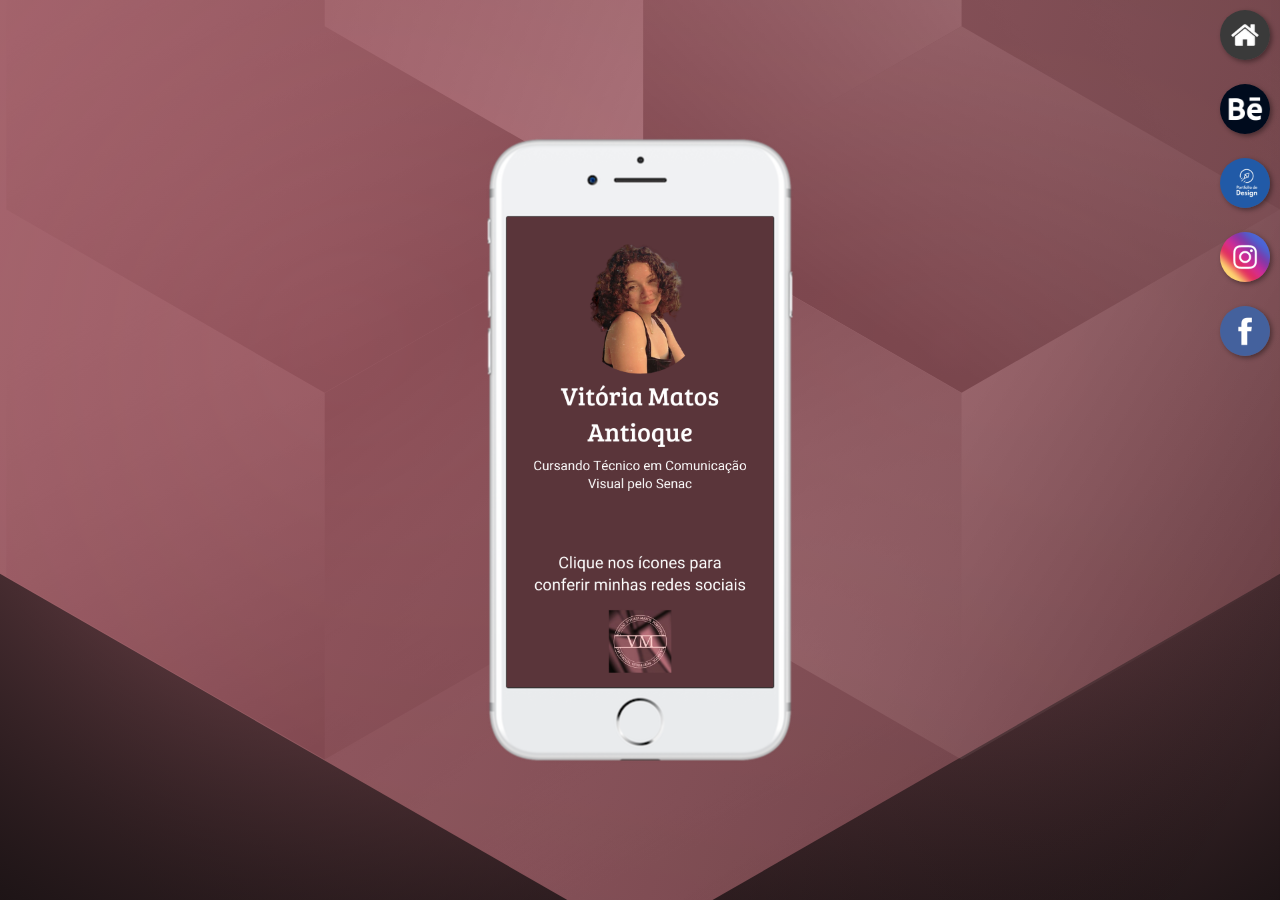
<file: index.html>
<!DOCTYPE html>
<html lang="pt-br">
  <head>
    <meta charset="UTF-8" />
    <meta http-equiv="X-UA-Compatible" content="IE=edge" />
    <meta name="viewport" content="width=device-width, initial-scale=1.0" />
    <link rel="shortcut icon" href="favicon.jfif" type="image/x-icon" />
    <link rel="stylesheet" href="estilos/style.css" />
    <title>Ví Matos</title>
  </head>
  <body>
    <div class="wrap">
      <main>
        <section id="telefone">
          <iframe src="home.html" name="tela" id="tela" frameborder="0">
            Seu navegador não é compatível com isso.
          </iframe>
        </section>
        <section id="redes-sociais">
          <a href="home.html" target="tela"
            ><img src="imagens/logo-home.jpg" alt=""
          /></a>
          <br />
          <a href="behance.html" target="tela"
            ><img src="imagens/logo-behance.png" alt=""
          /></a>
          <br />
          <a href="work.html" target="tela"
            ><img src="imagens/tela-work.png" alt=""
          /></a>
          <br />
          <a href="instagram.html" target="tela"
            ><img src="imagens/logo-instagram.jpg" alt=""
          /></a>
          <br />
          <a href="facebook.html" target="tela"
            ><img src="imagens/logo-facebook.jpg" alt=""
          /></a>
        </section>
      </main>
    </div>
  </body>
</html>
</file>
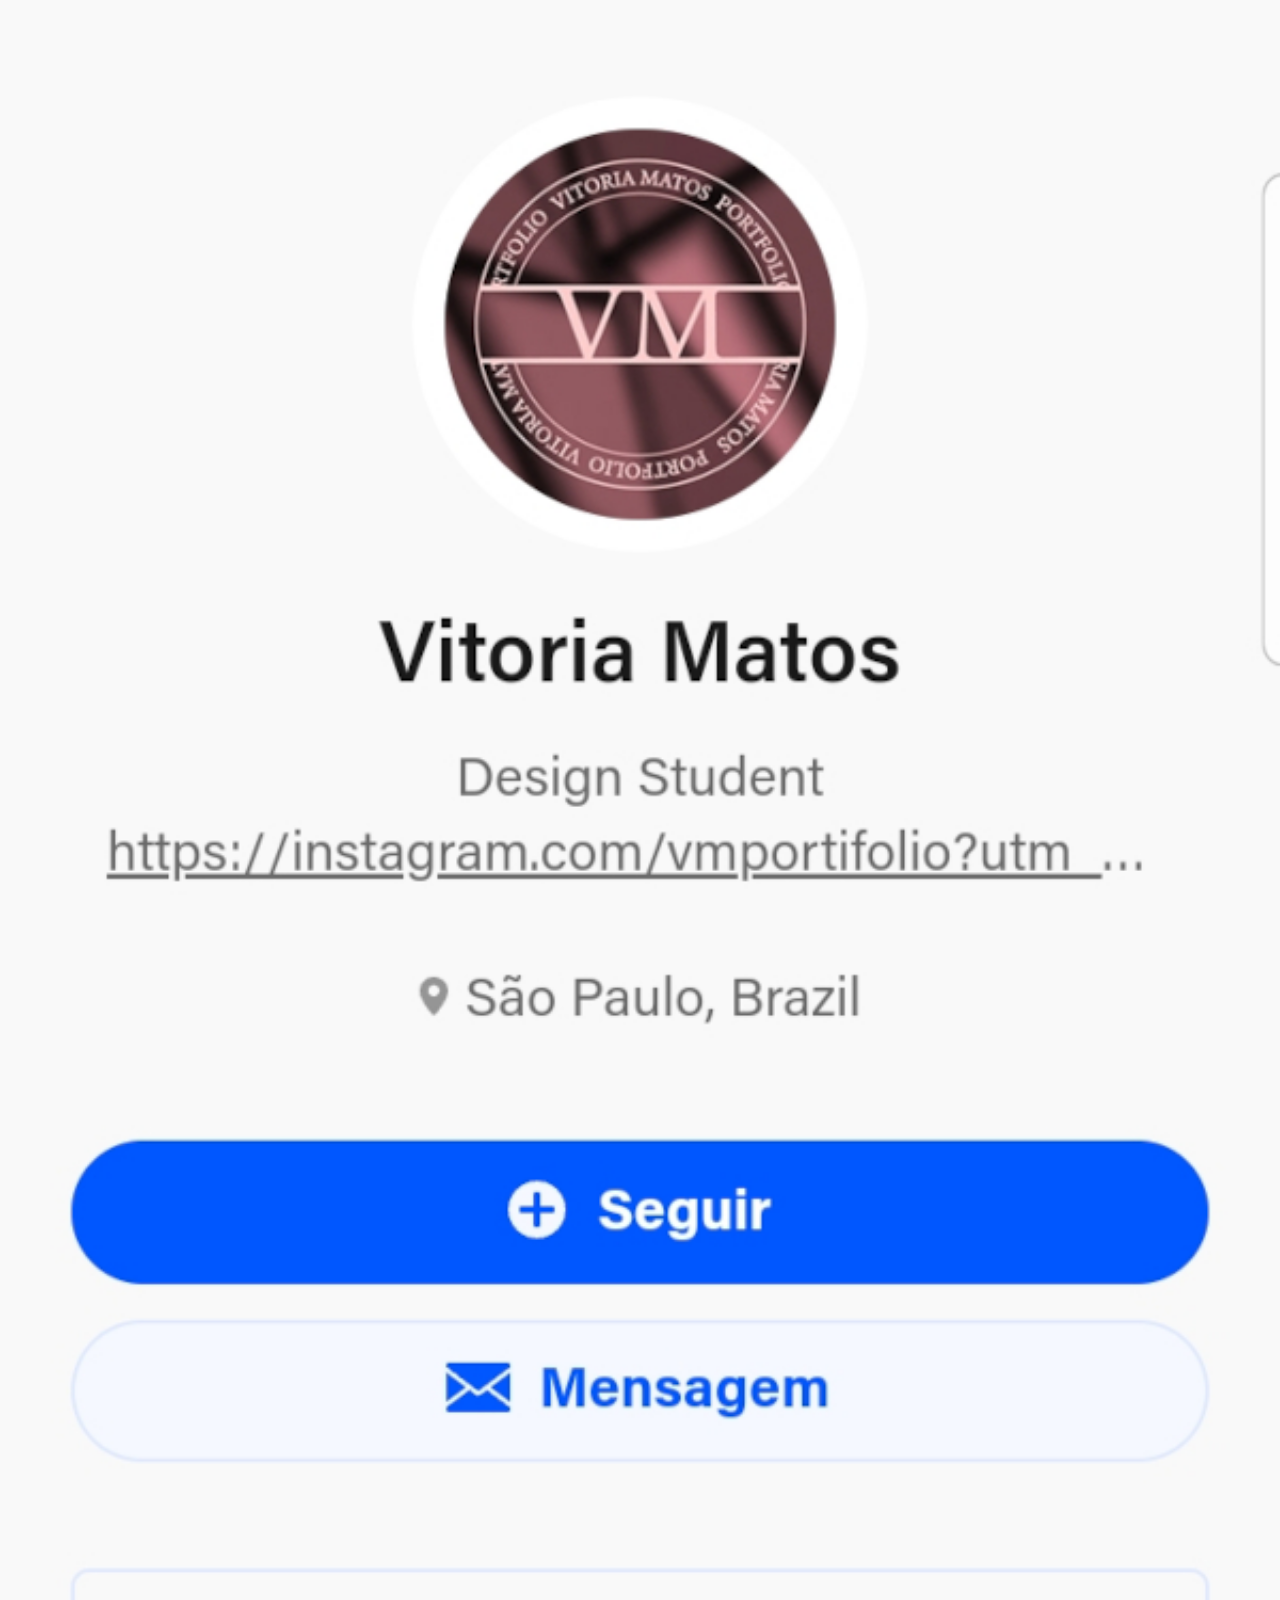
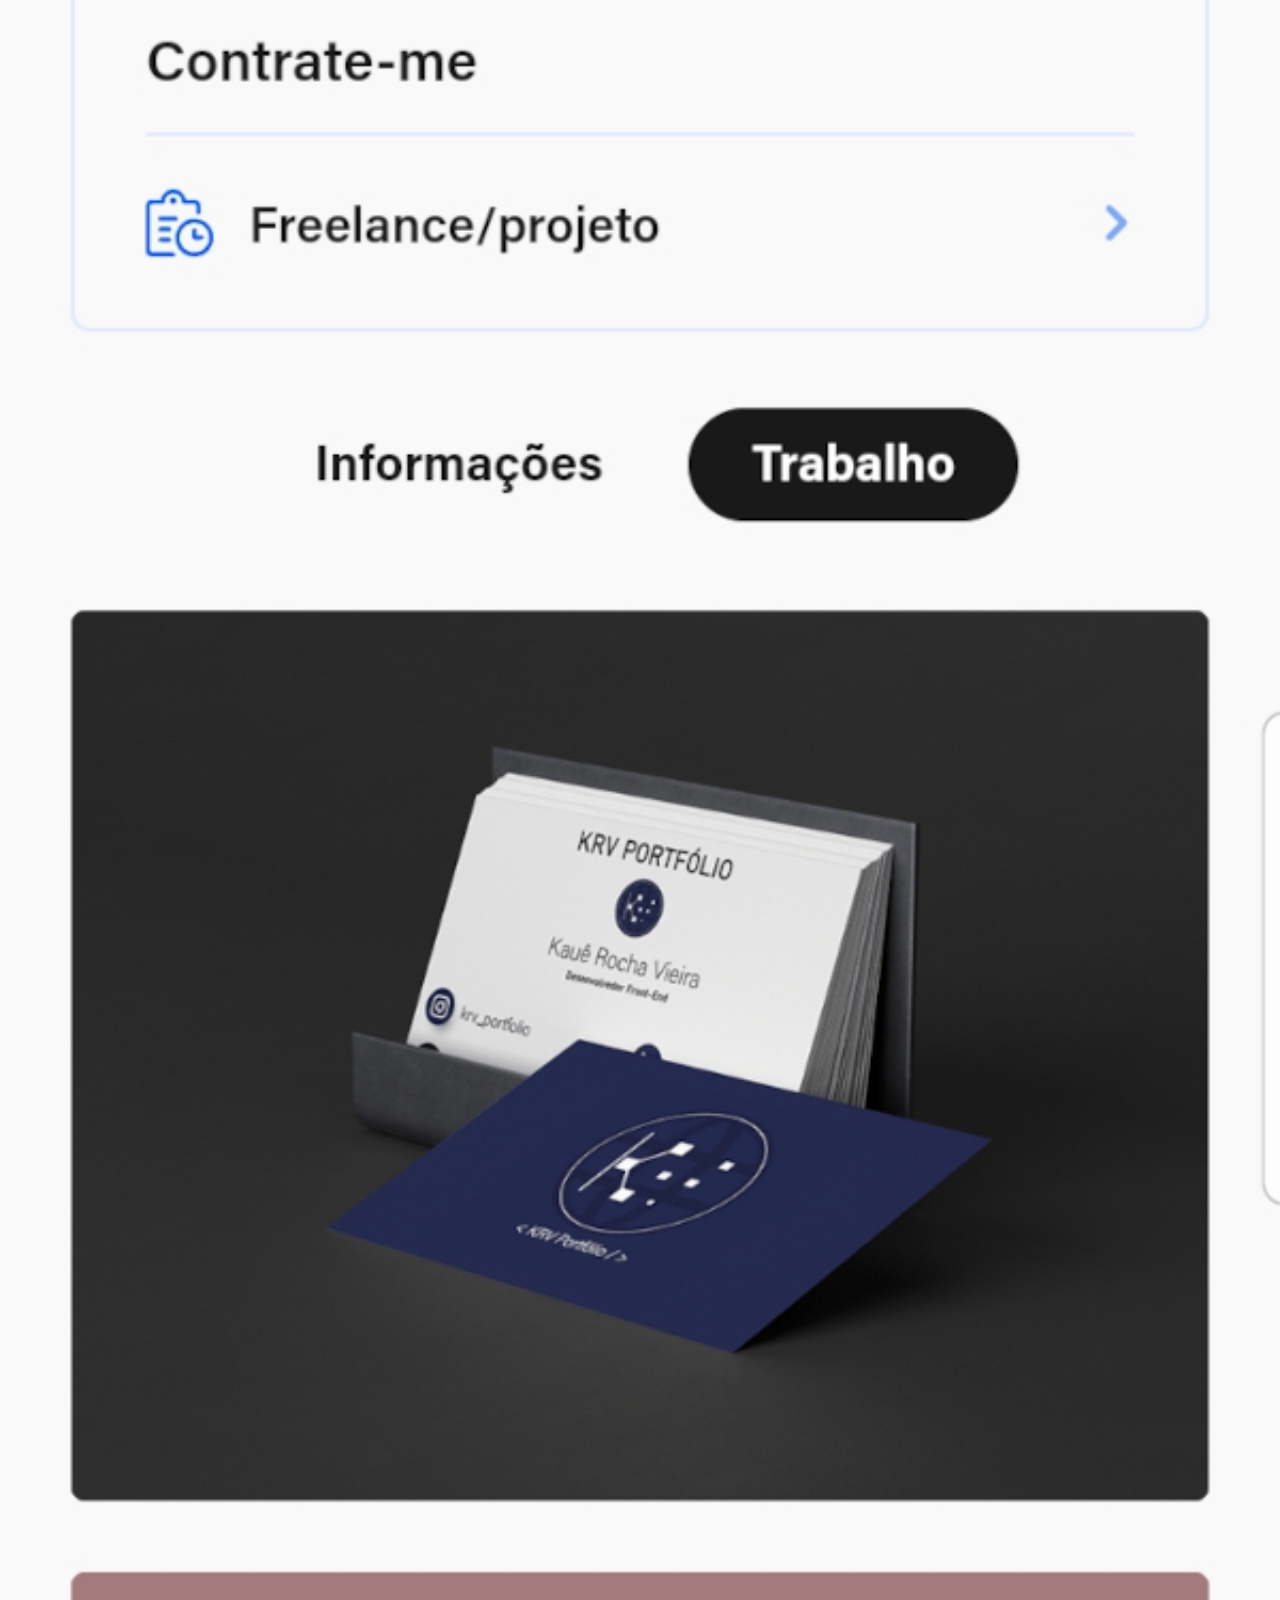
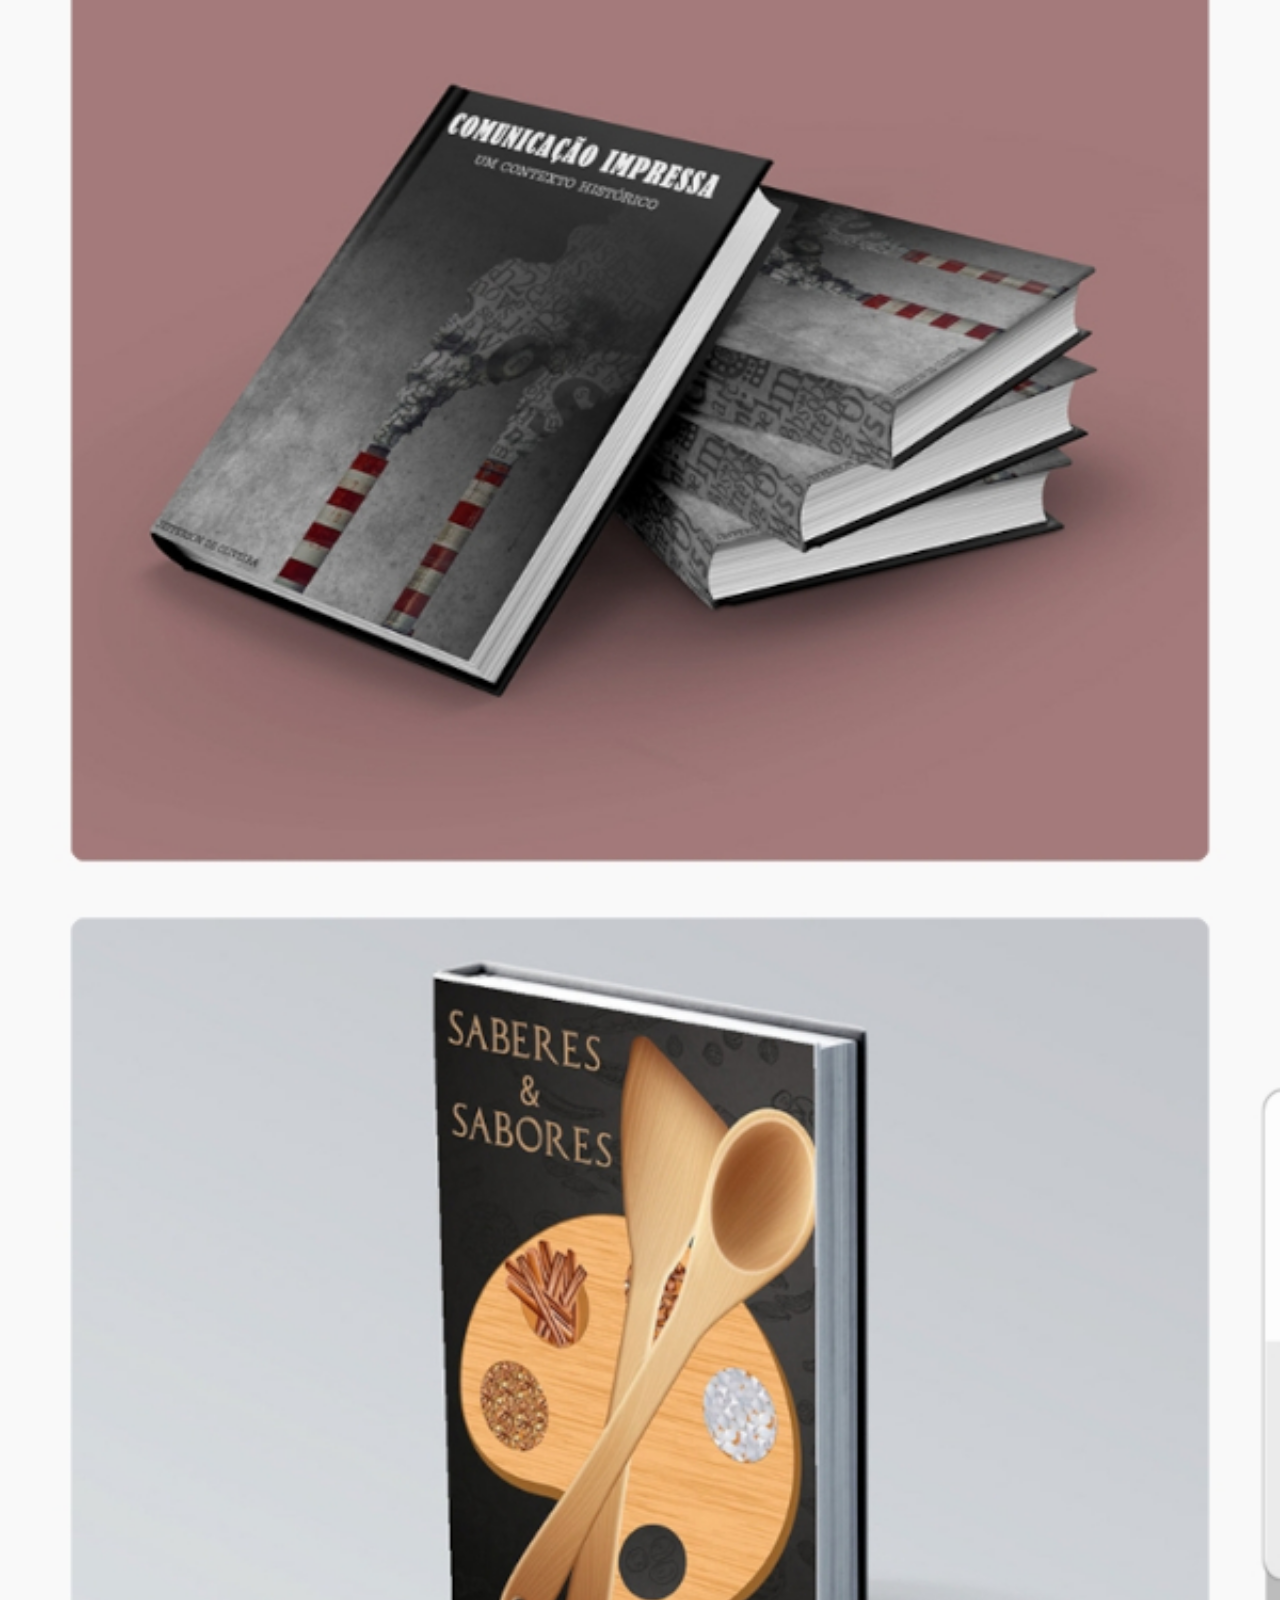
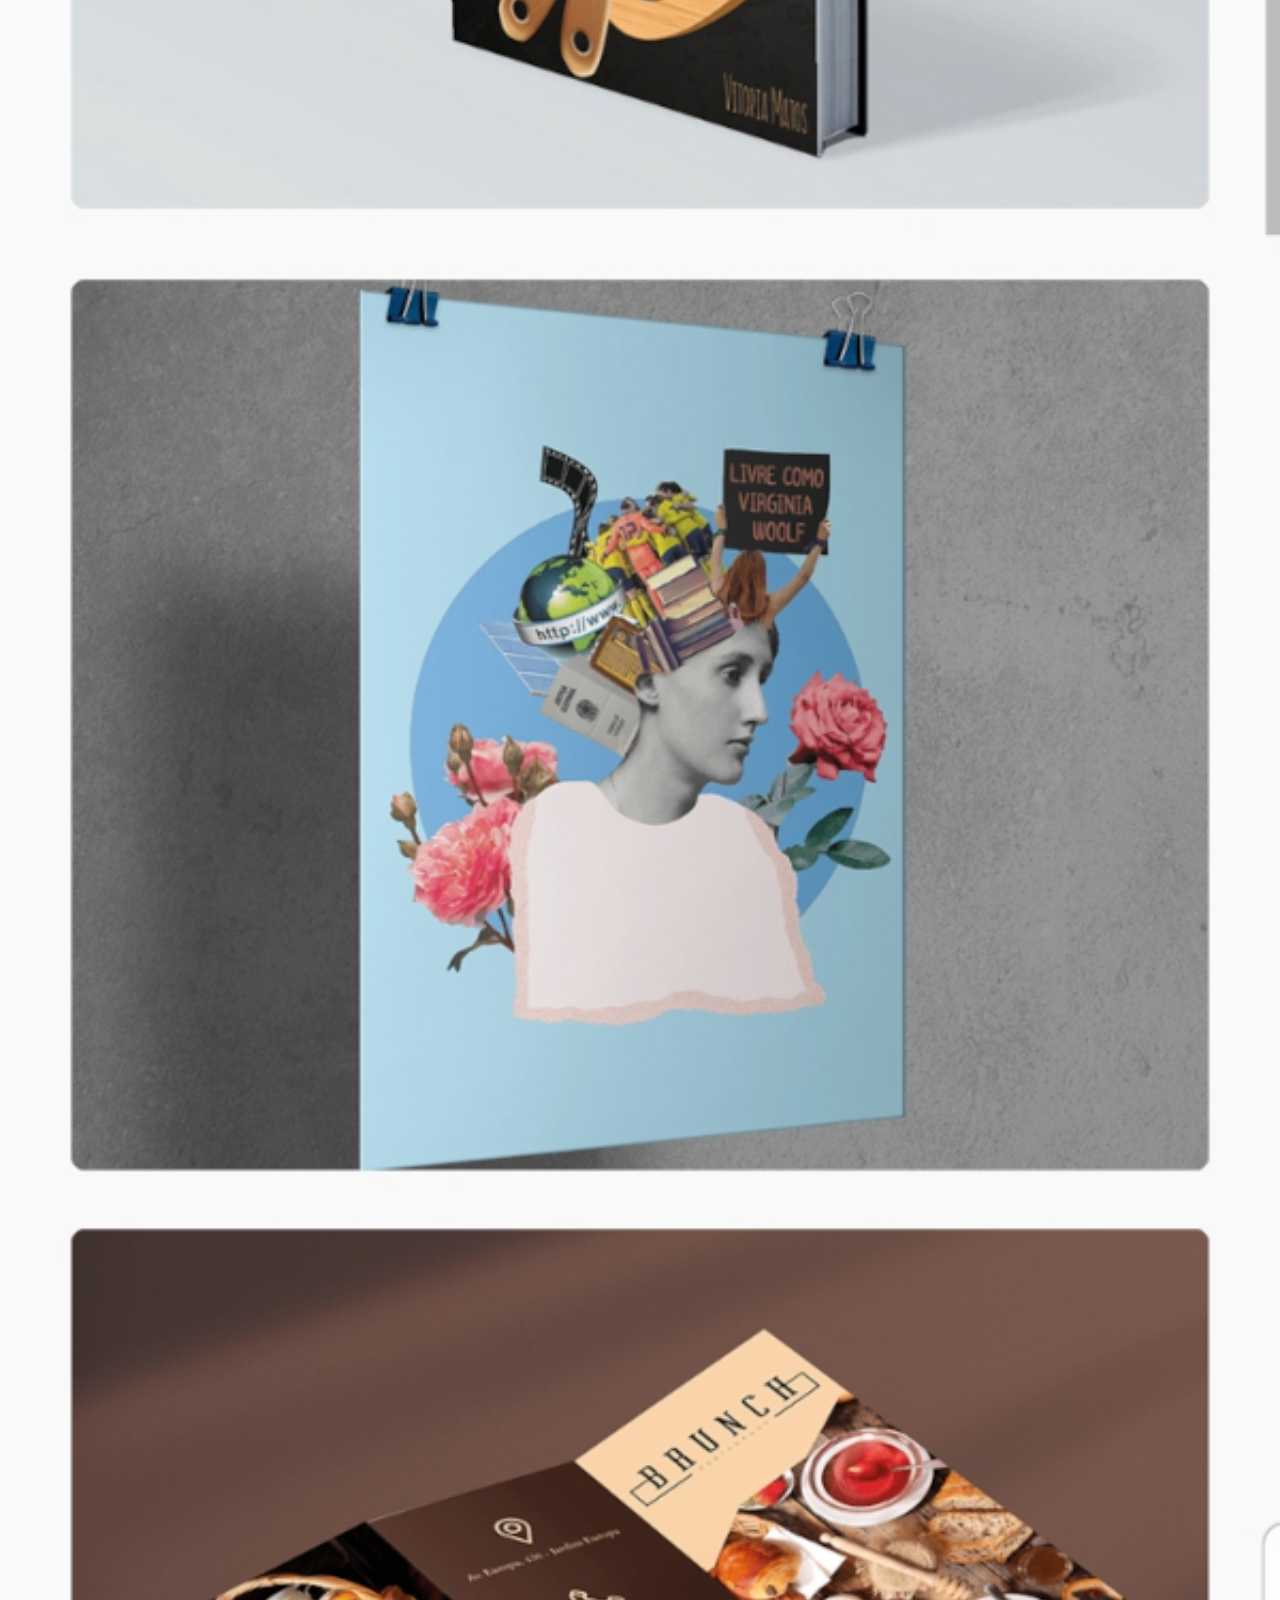
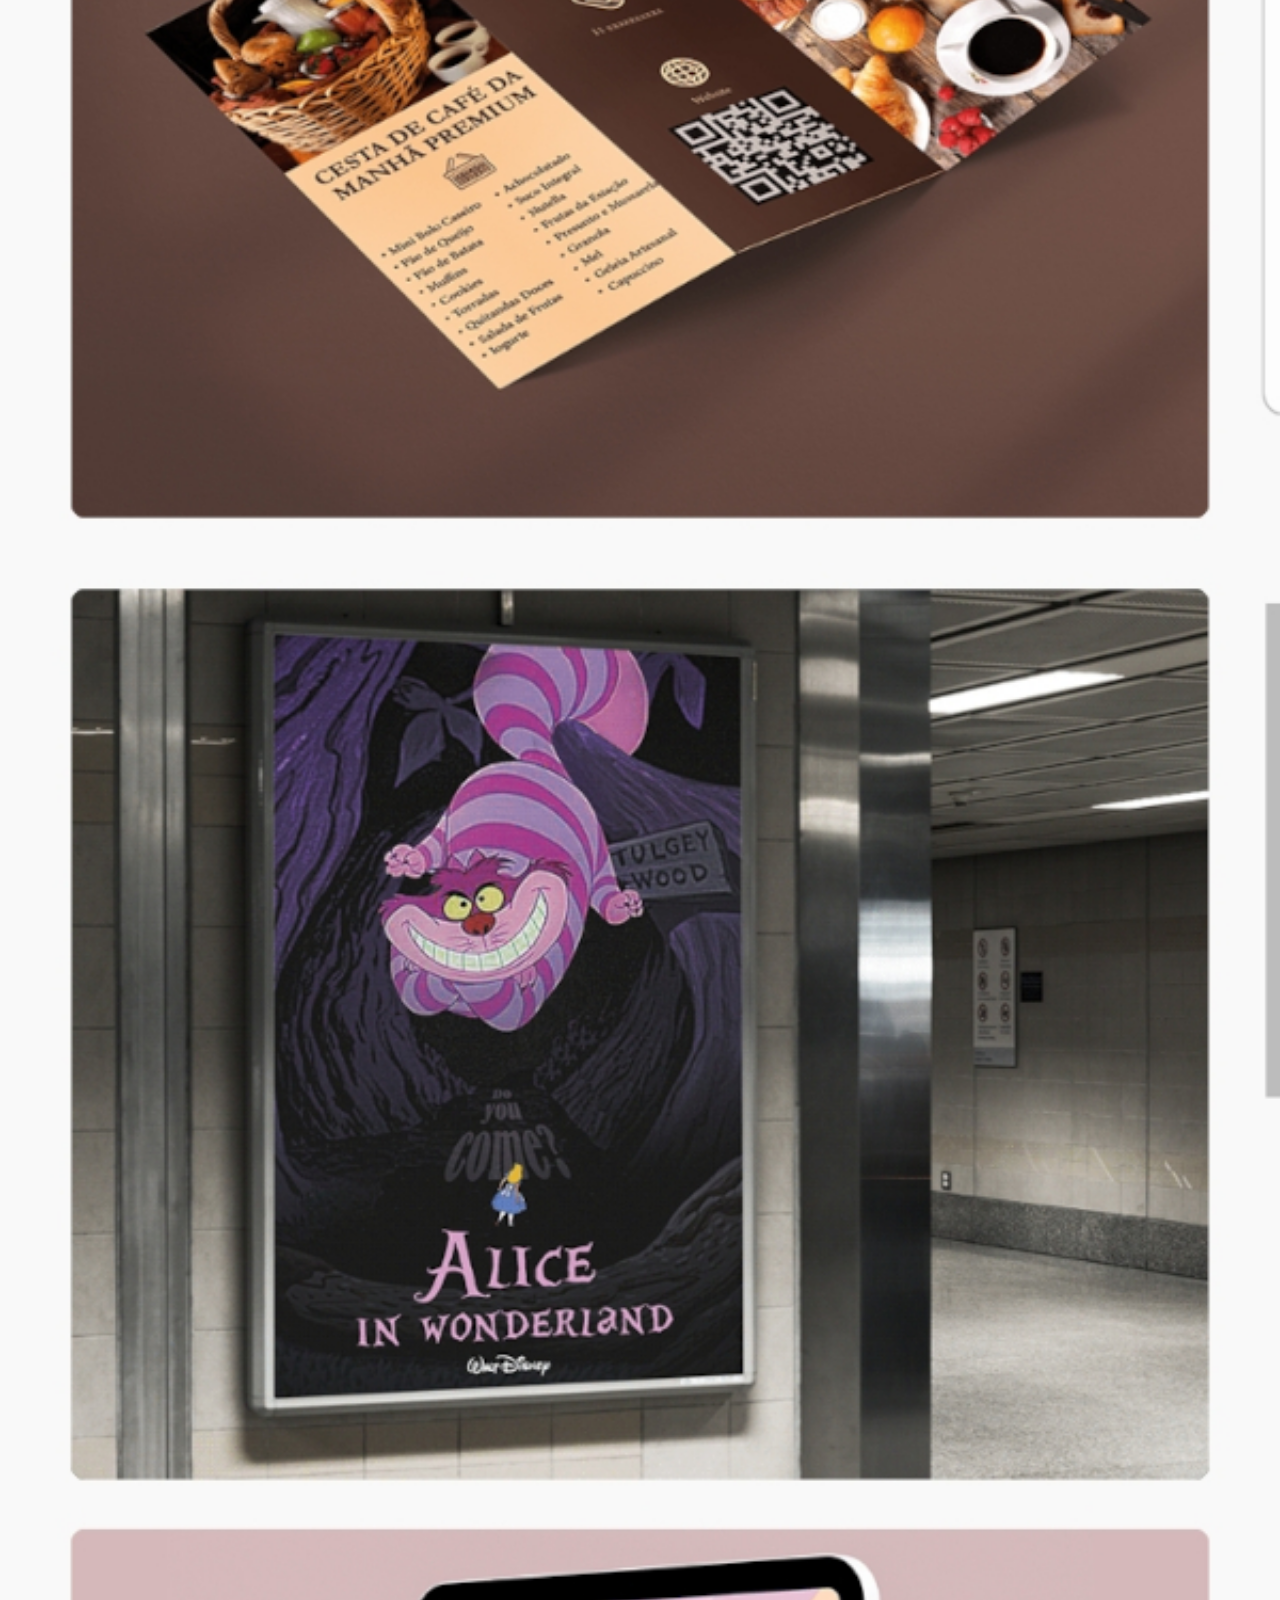
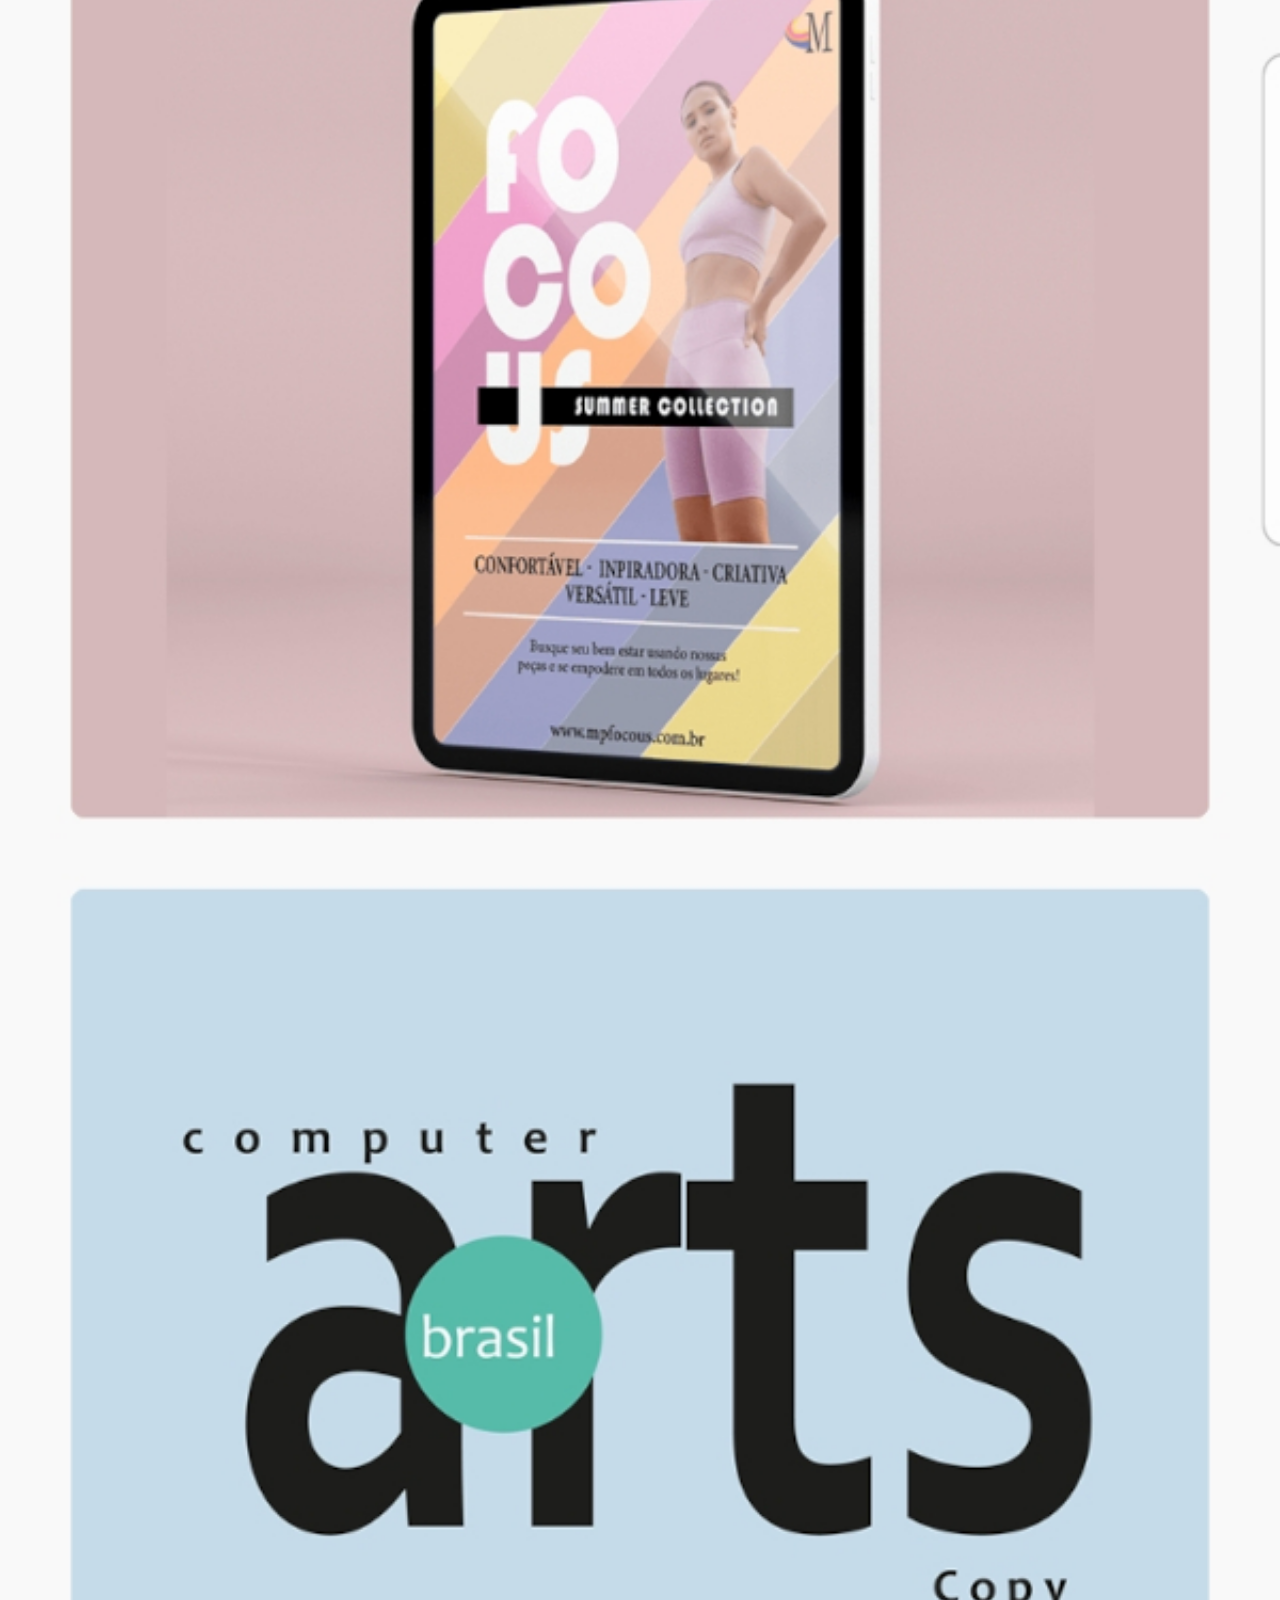
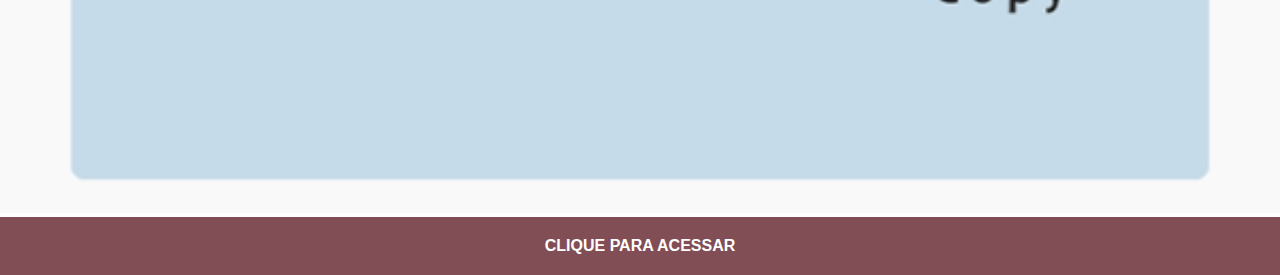
<file: behance.html>
<!DOCTYPE html>
<html lang="pt-br">
  <head>
    <meta charset="UTF-8" />
    <meta http-equiv="X-UA-Compatible" content="IE=edge" />
    <meta name="viewport" content="width=device-width, initial-scale=1.0" />
    <title>Adobe Portfolio</title>
    <link rel="stylesheet" href="estilos/social.css" />
  </head>
  <body>
    <img src="imagens/tela-behance.jpg" alt="Adobe Portfolio" />
    <a href="https://www.behance.net/vitoriamatos3" target="_blank"
      >CLIQUE PARA ACESSAR</a
    >
  </body>
</html>
</file>
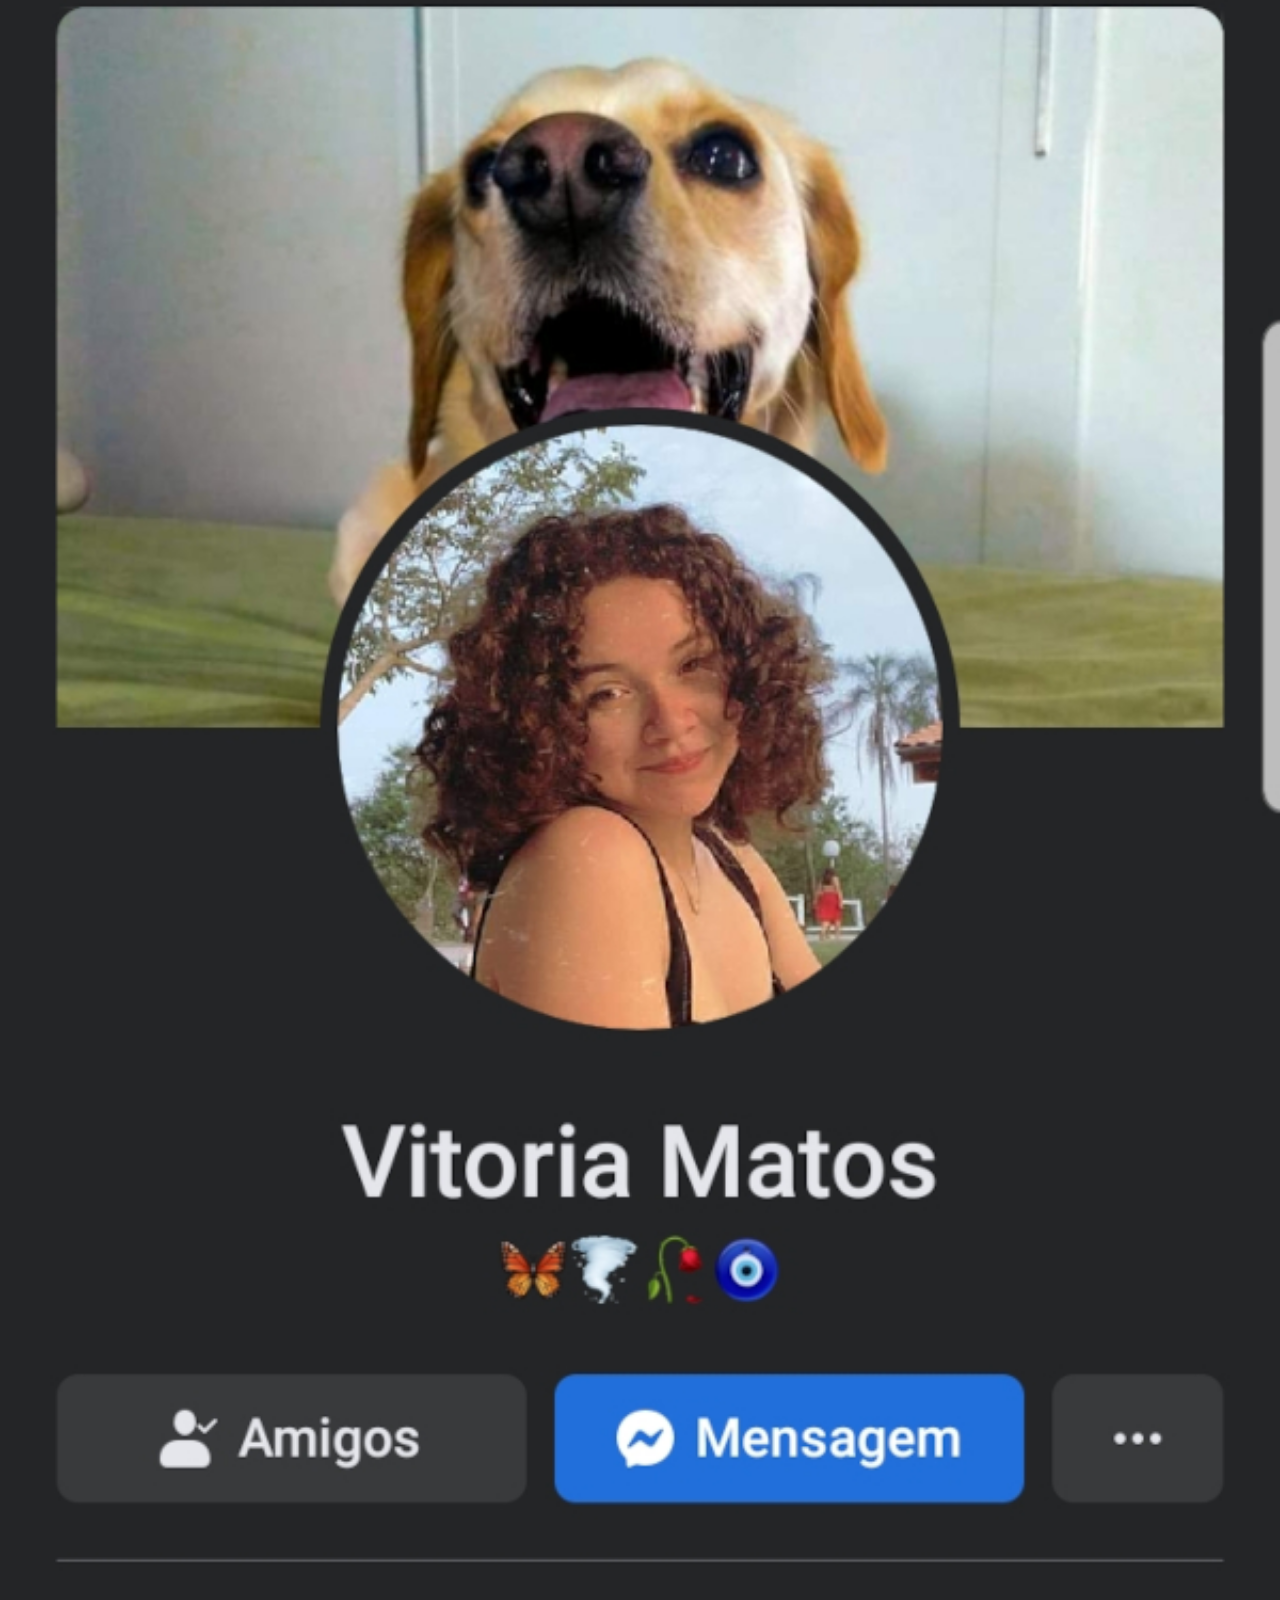
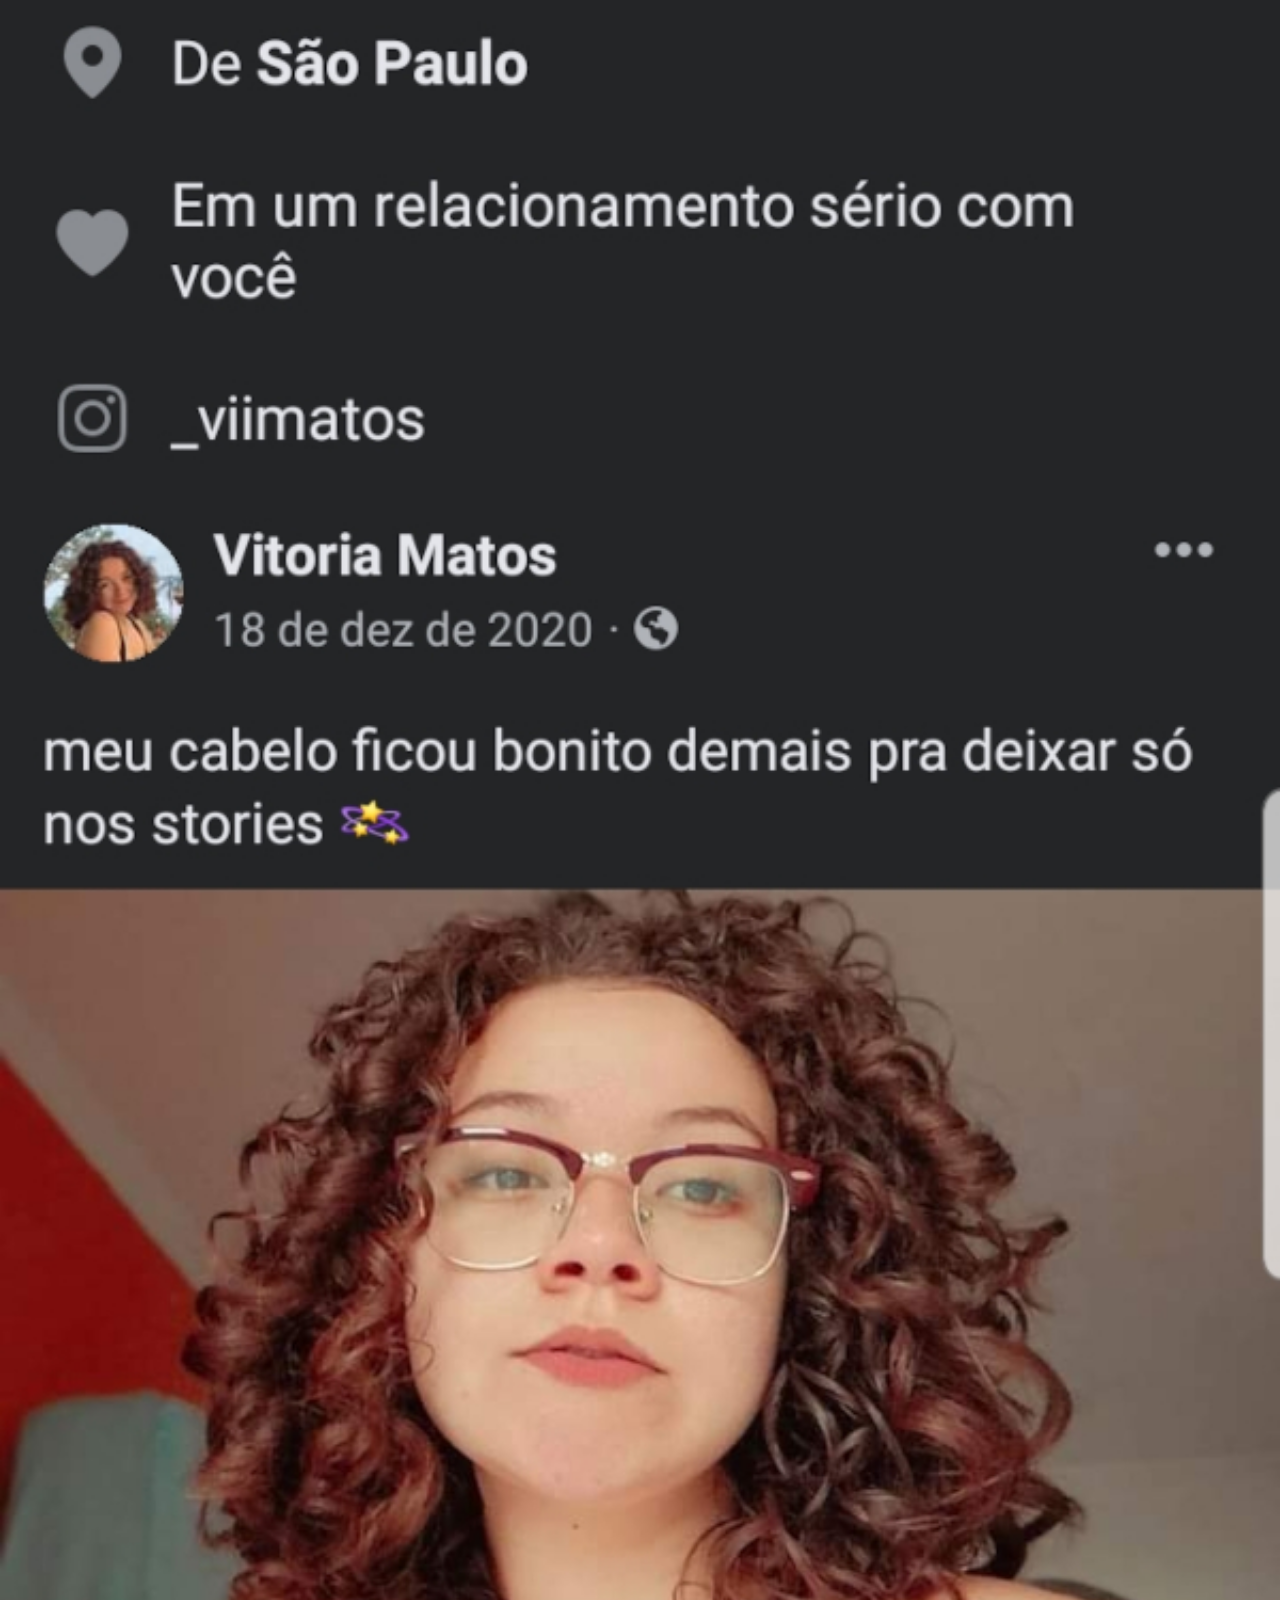
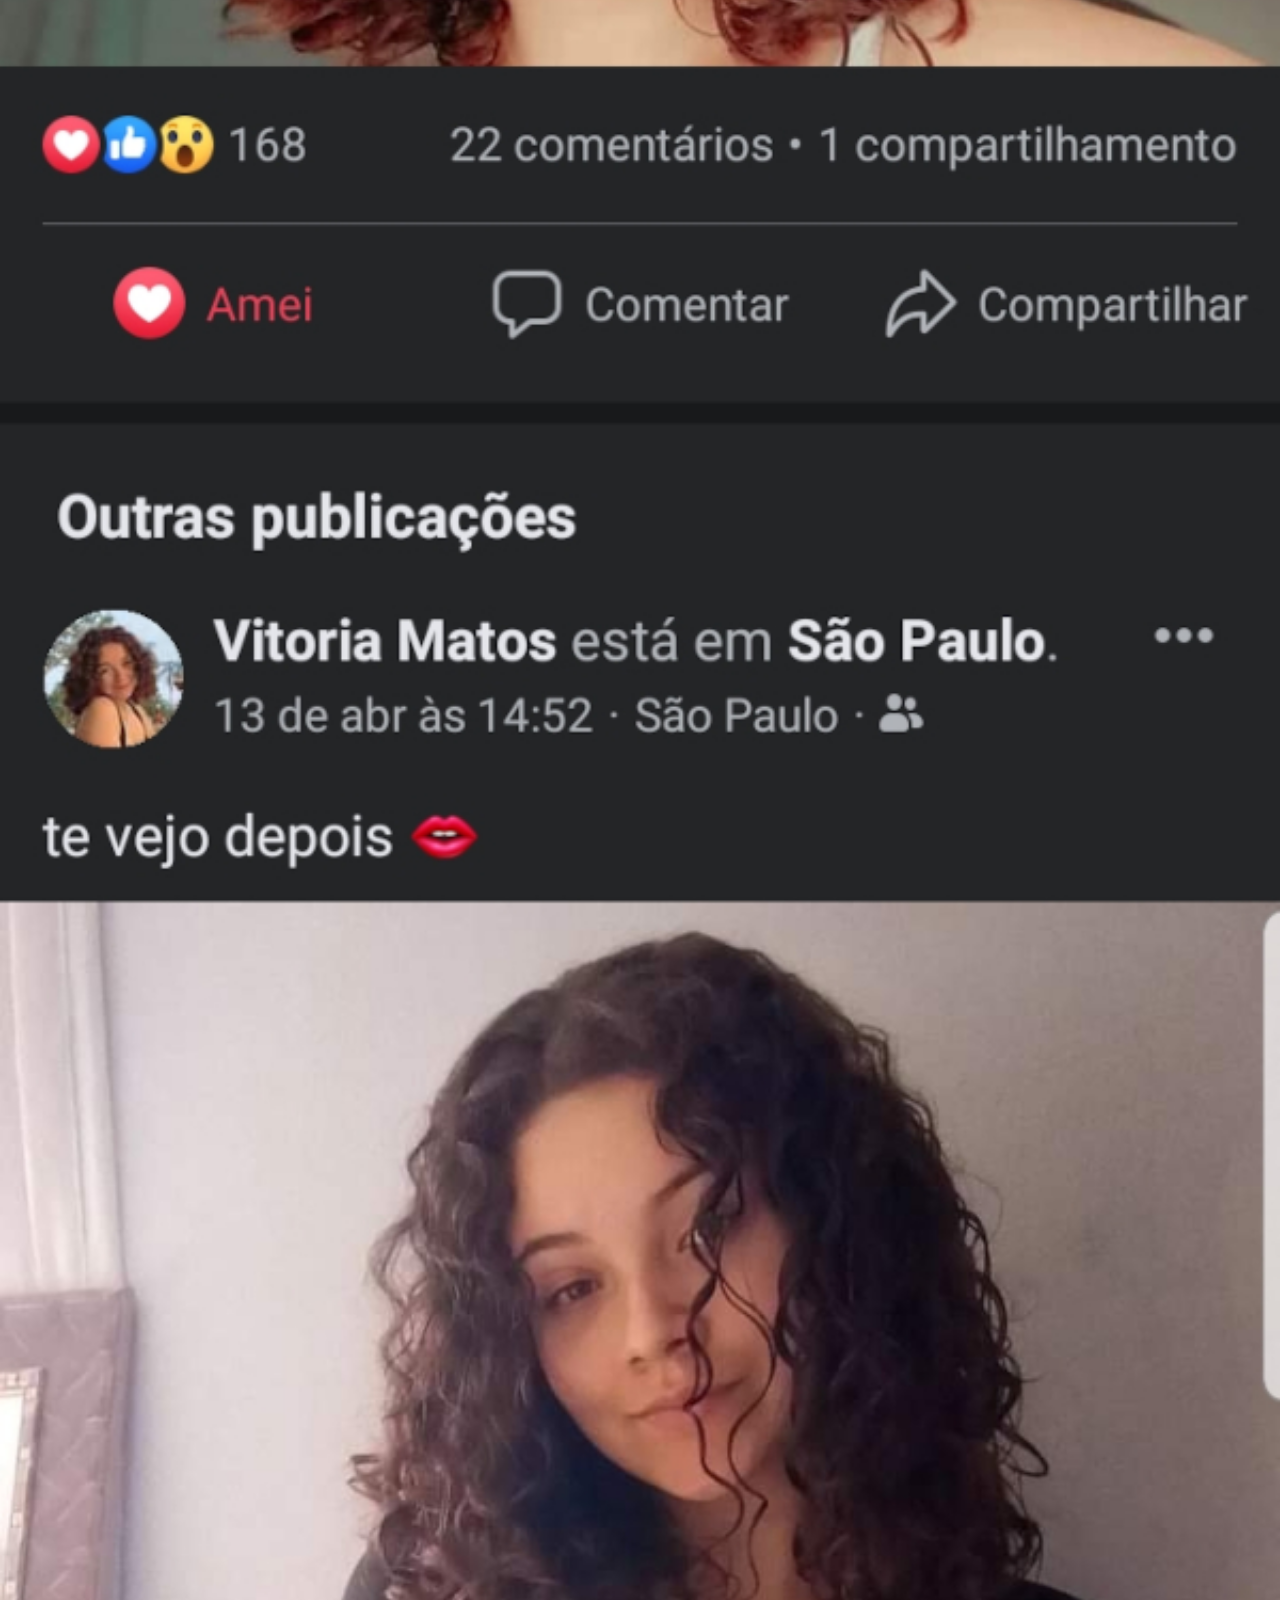
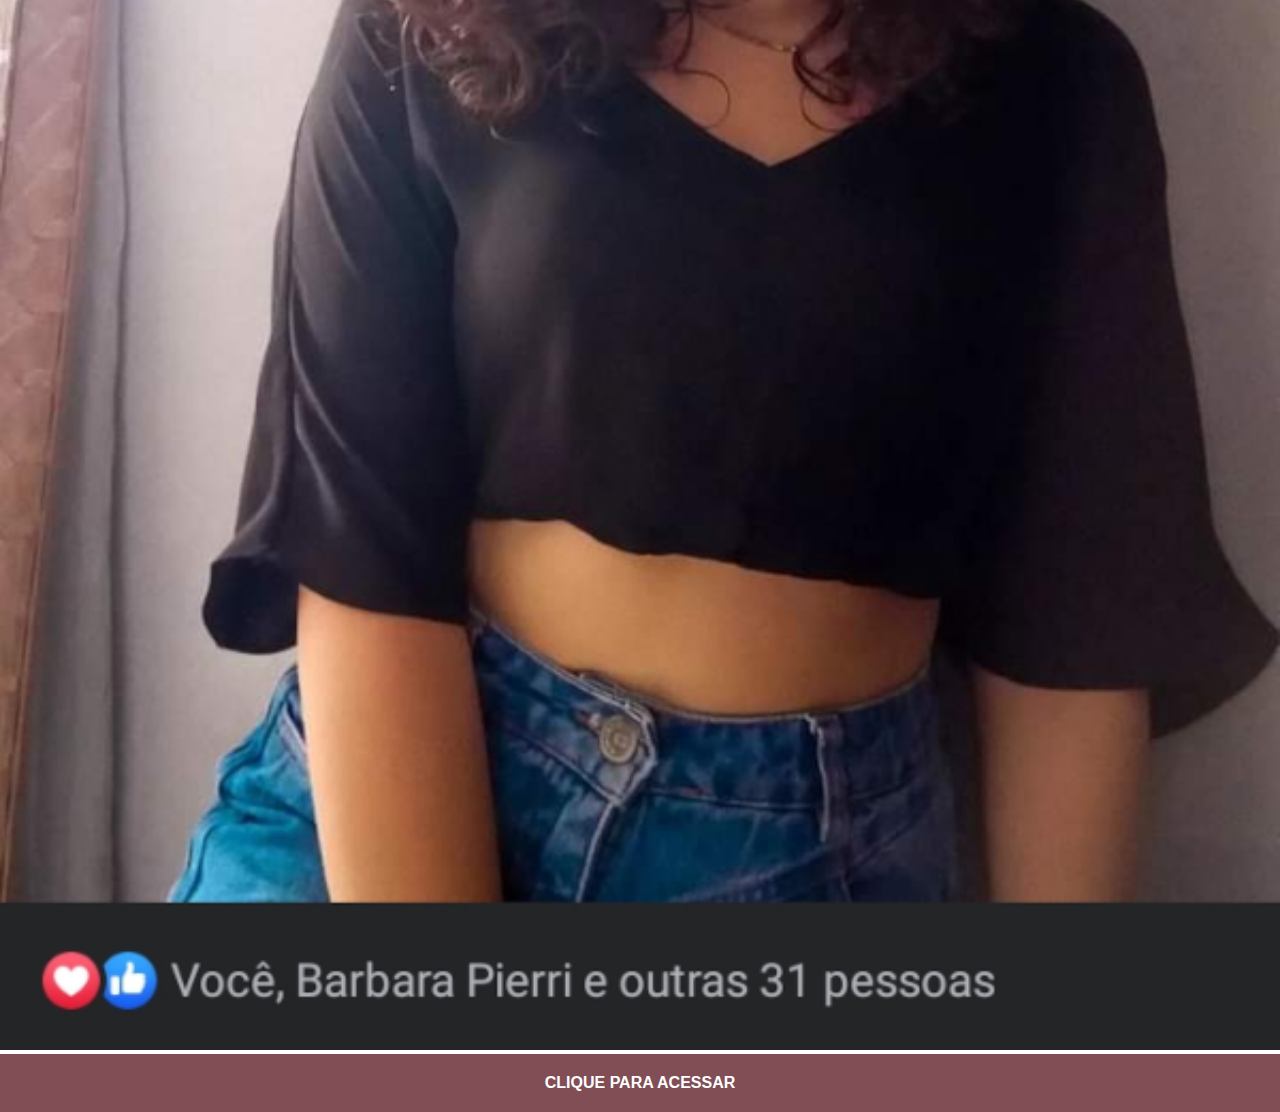
<file: facebook.html>
<!DOCTYPE html>
<html lang="pt-br">
  <head>
    <meta charset="UTF-8" />
    <meta http-equiv="X-UA-Compatible" content="IE=edge" />
    <meta name="viewport" content="width=device-width, initial-scale=1.0" />
    <title>Facebook</title>
    <link rel="stylesheet" href="estilos/social.css" />
  </head>
  <body>
    <img src="imagens/tela-facebook-vi.jpg" alt="Facebook" />
    <a href="https://www.facebook.com/vitoria.matos.942145" target="_blank"
      >CLIQUE PARA ACESSAR</a
    >
  </body>
</html>
</file>
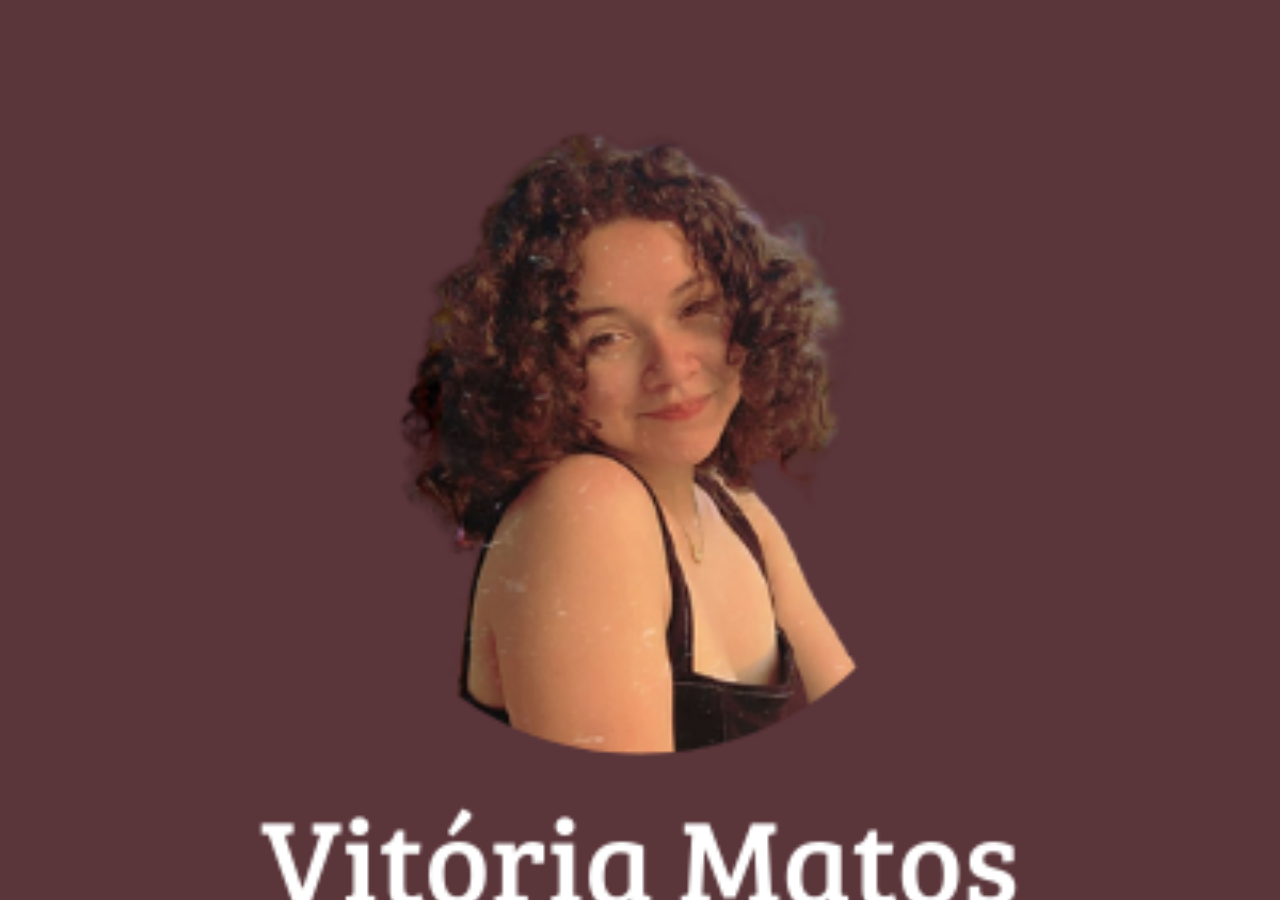
<file: home.html>
<!DOCTYPE html>
<html lang="pt-br">
  <head>
    <meta charset="UTF-8" />
    <meta http-equiv="X-UA-Compatible" content="IE=edge" />
    <meta name="viewport" content="width=device-width, initial-scale=1.0" />
    <link rel="stylesheet" href="estilos/home.css" />
    <title>Home</title>
  </head>
  <body></body>
</html>
</file>
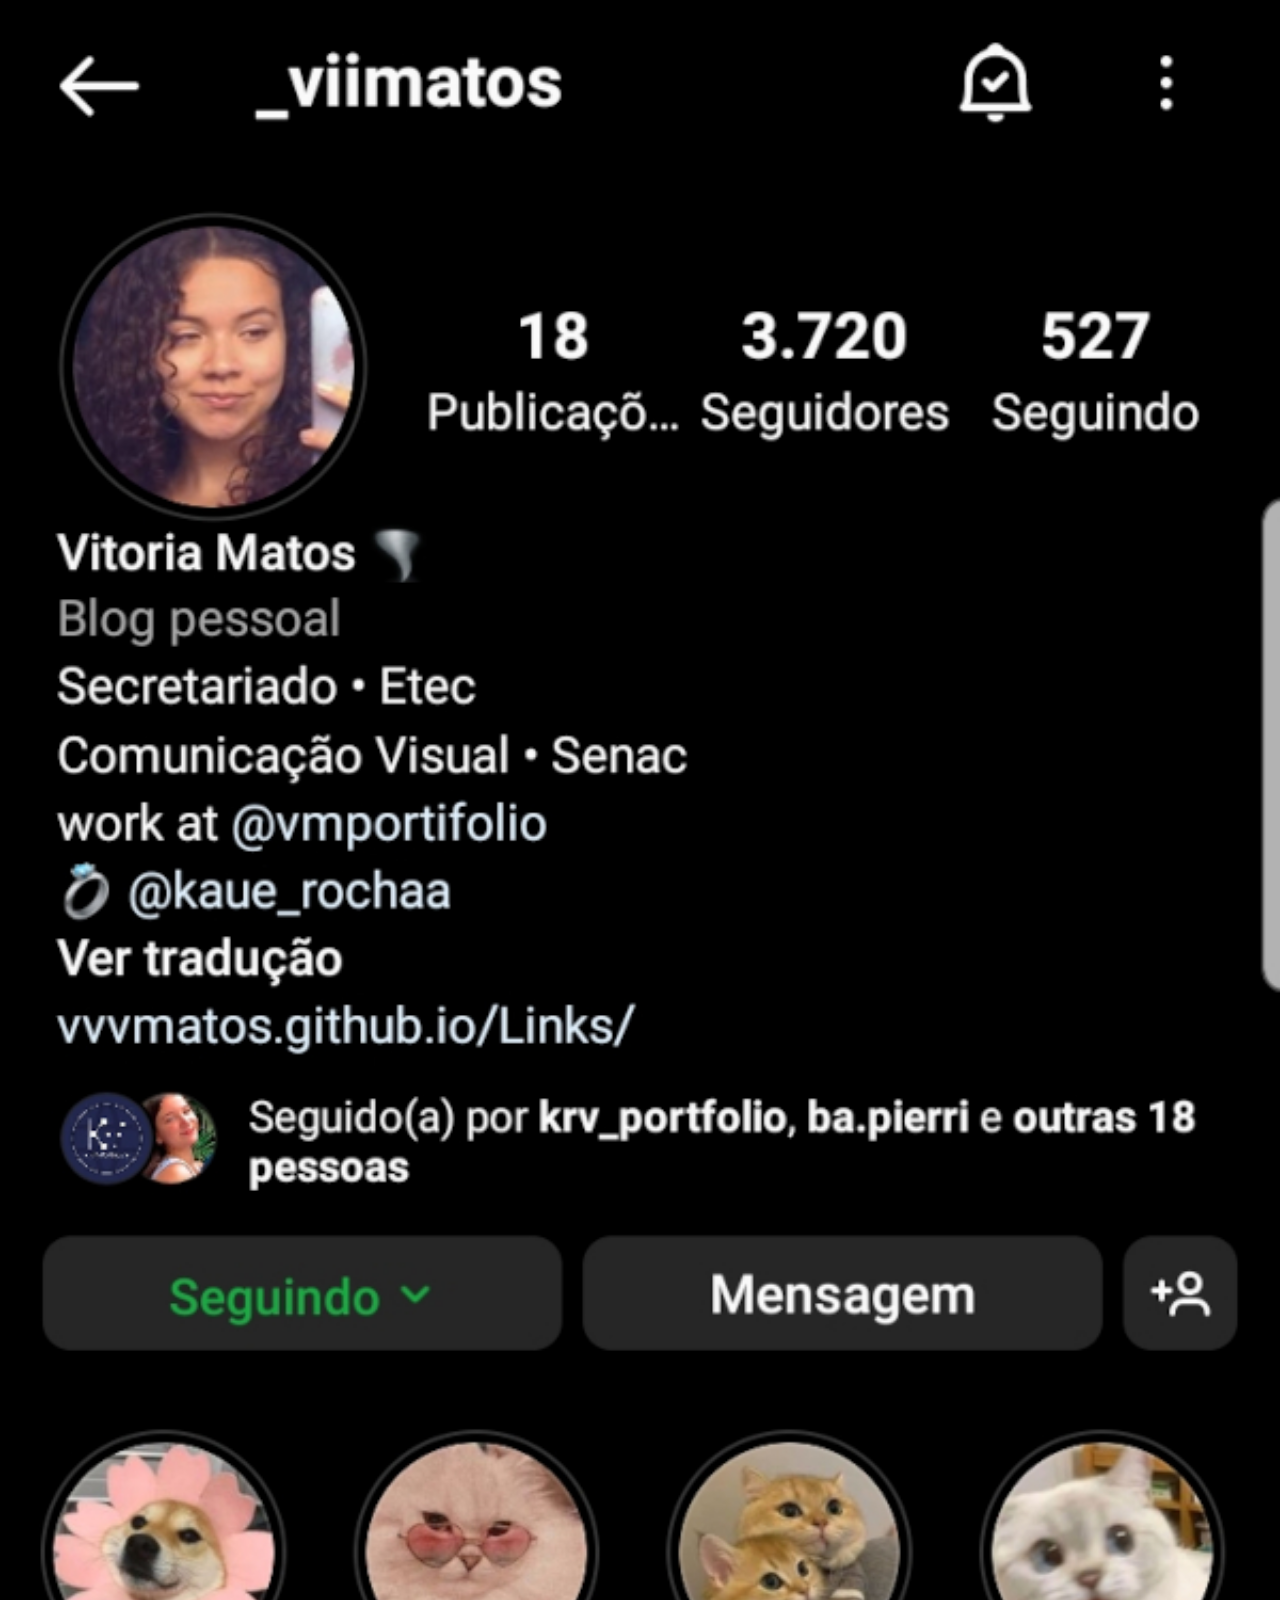
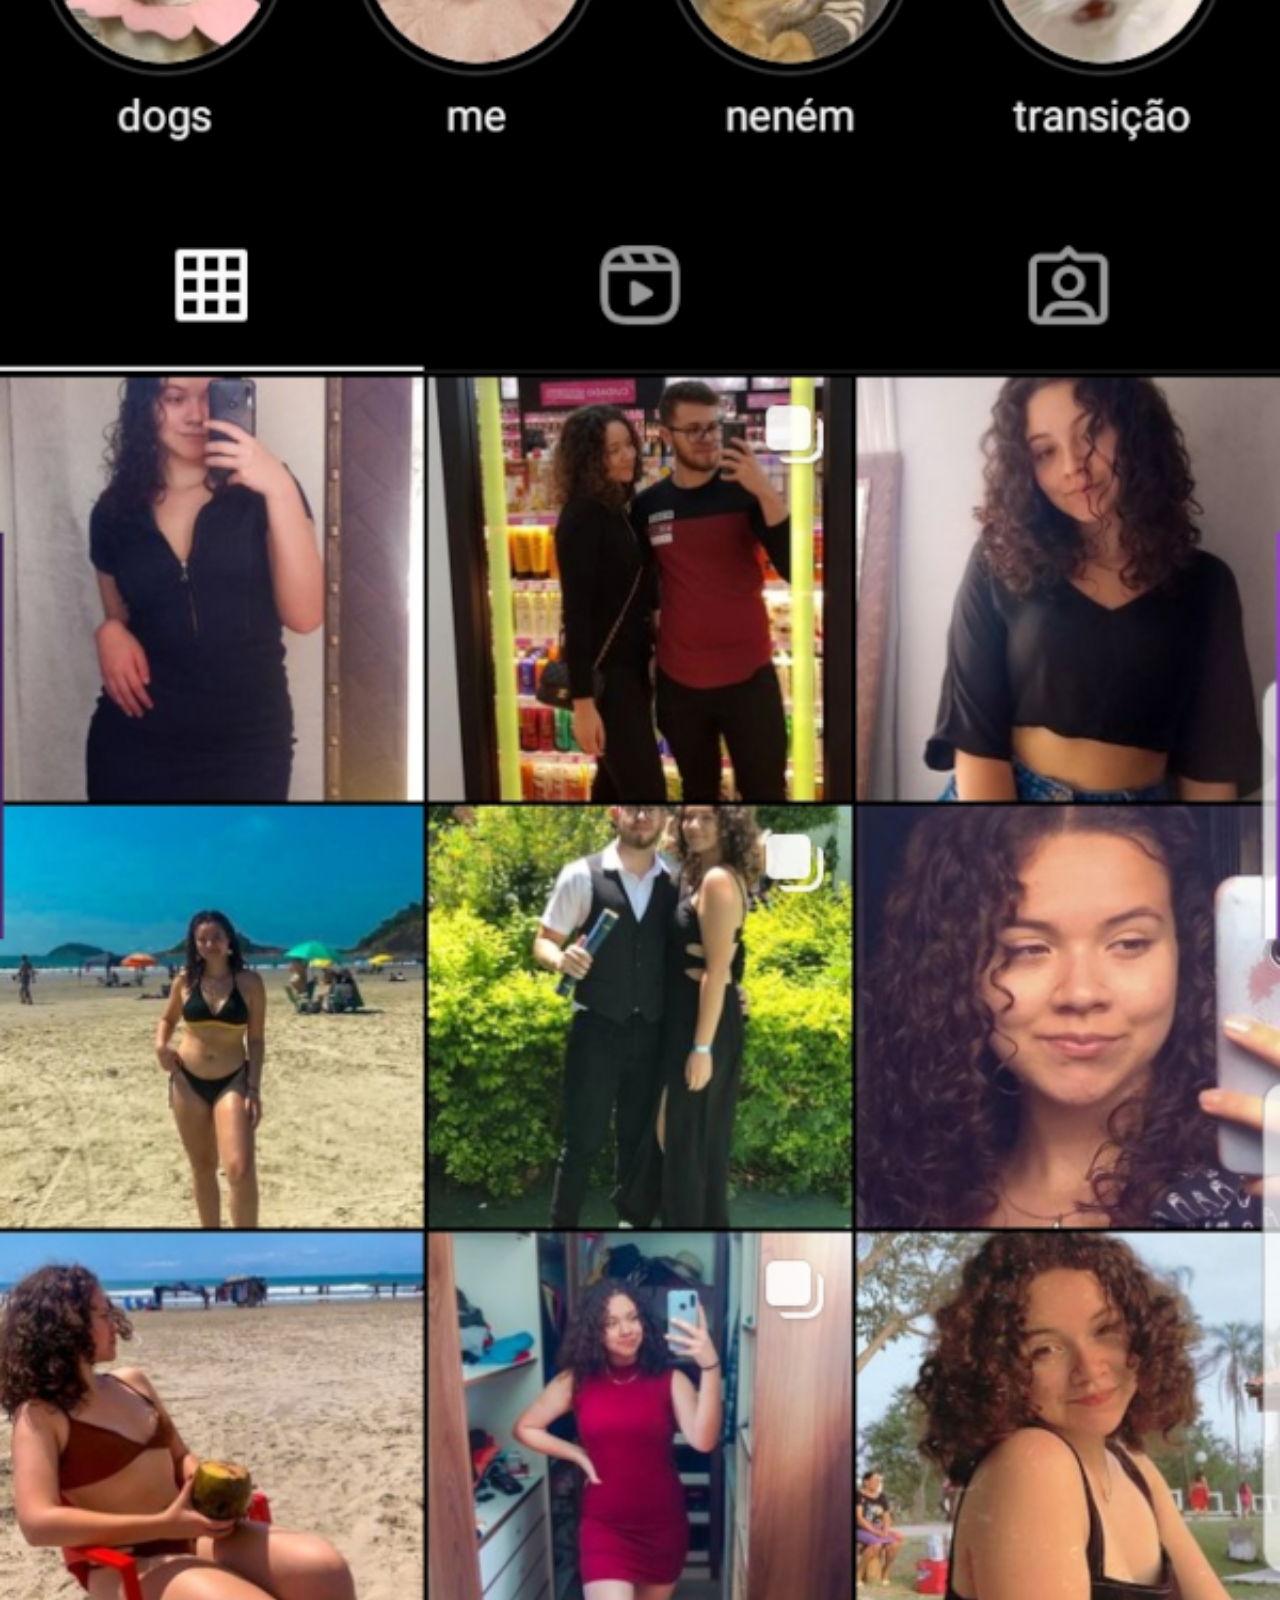
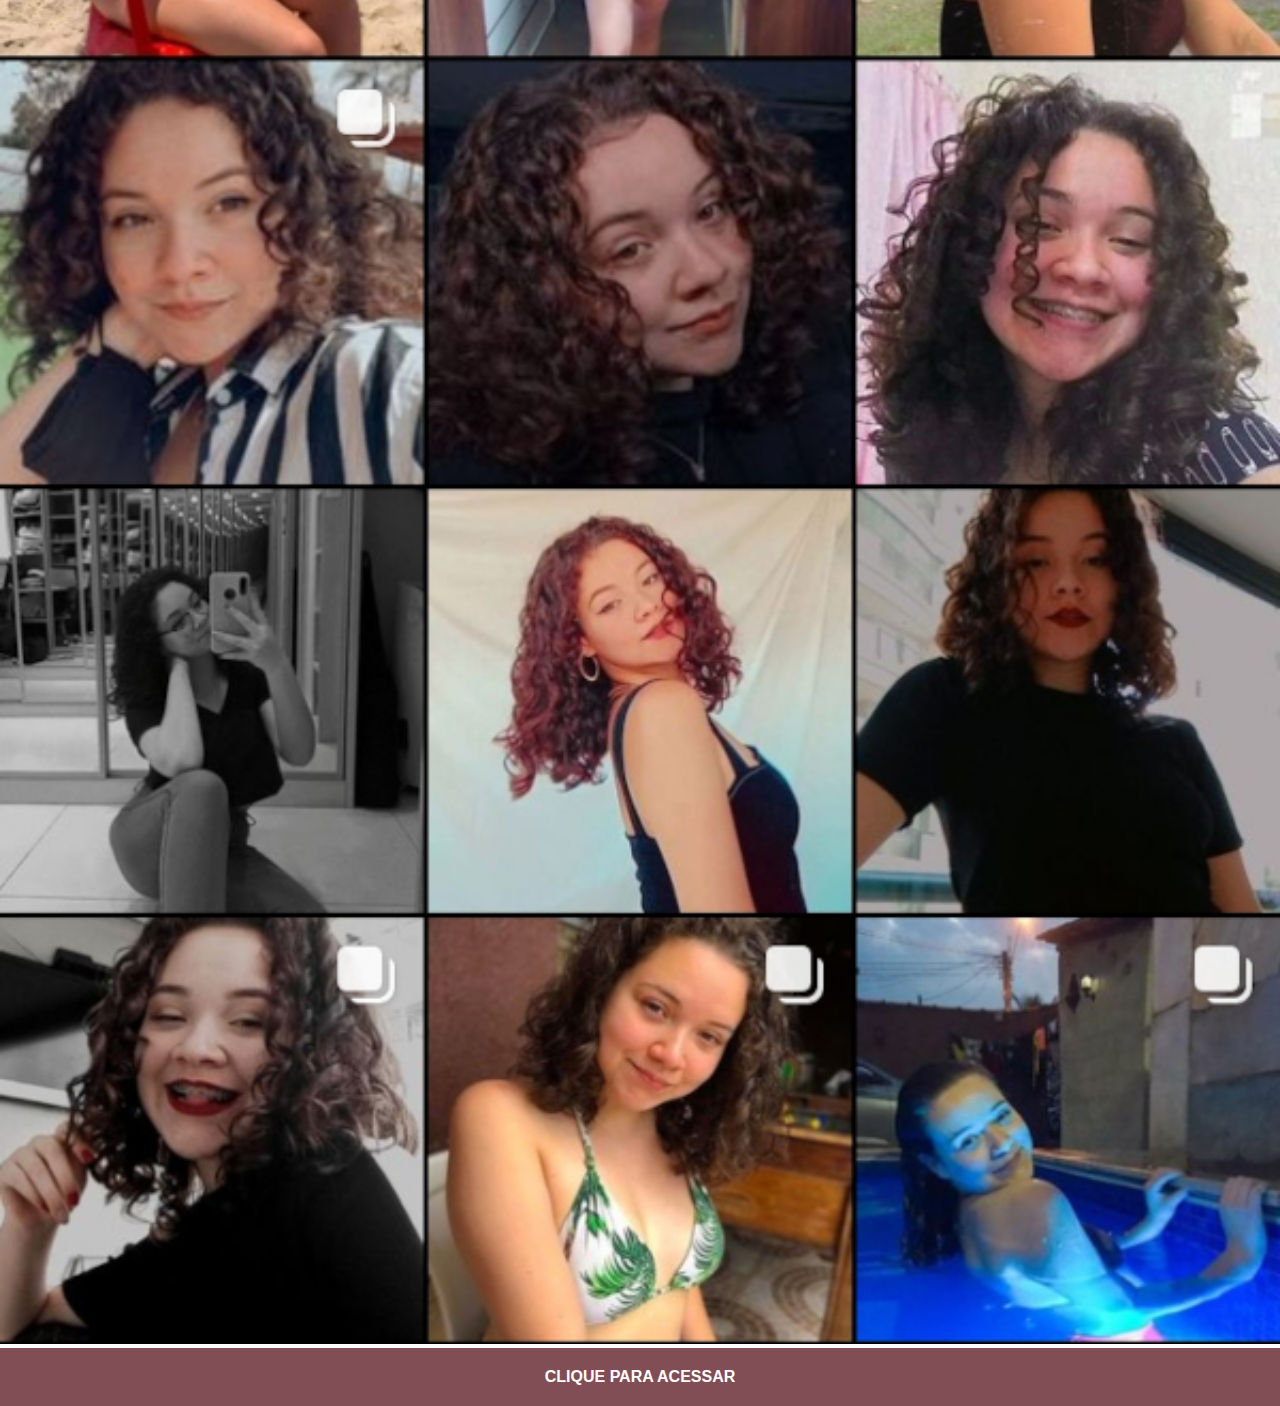
<file: instagram.html>
<!DOCTYPE html>
<html lang="pt-br">
  <head>
    <meta charset="UTF-8" />
    <meta http-equiv="X-UA-Compatible" content="IE=edge" />
    <meta name="viewport" content="width=device-width, initial-scale=1.0" />
    <title>Instagram</title>
    <link rel="stylesheet" href="estilos/social.css" />
  </head>
  <body>
    <img src="imagens/tela-instagram-vi.jpg" alt="Instagram" />
    <a href="https://www.instagram.com/_viimatos/" target="_blank"
      >CLIQUE PARA ACESSAR</a
    >
  </body>
</html>
</file>
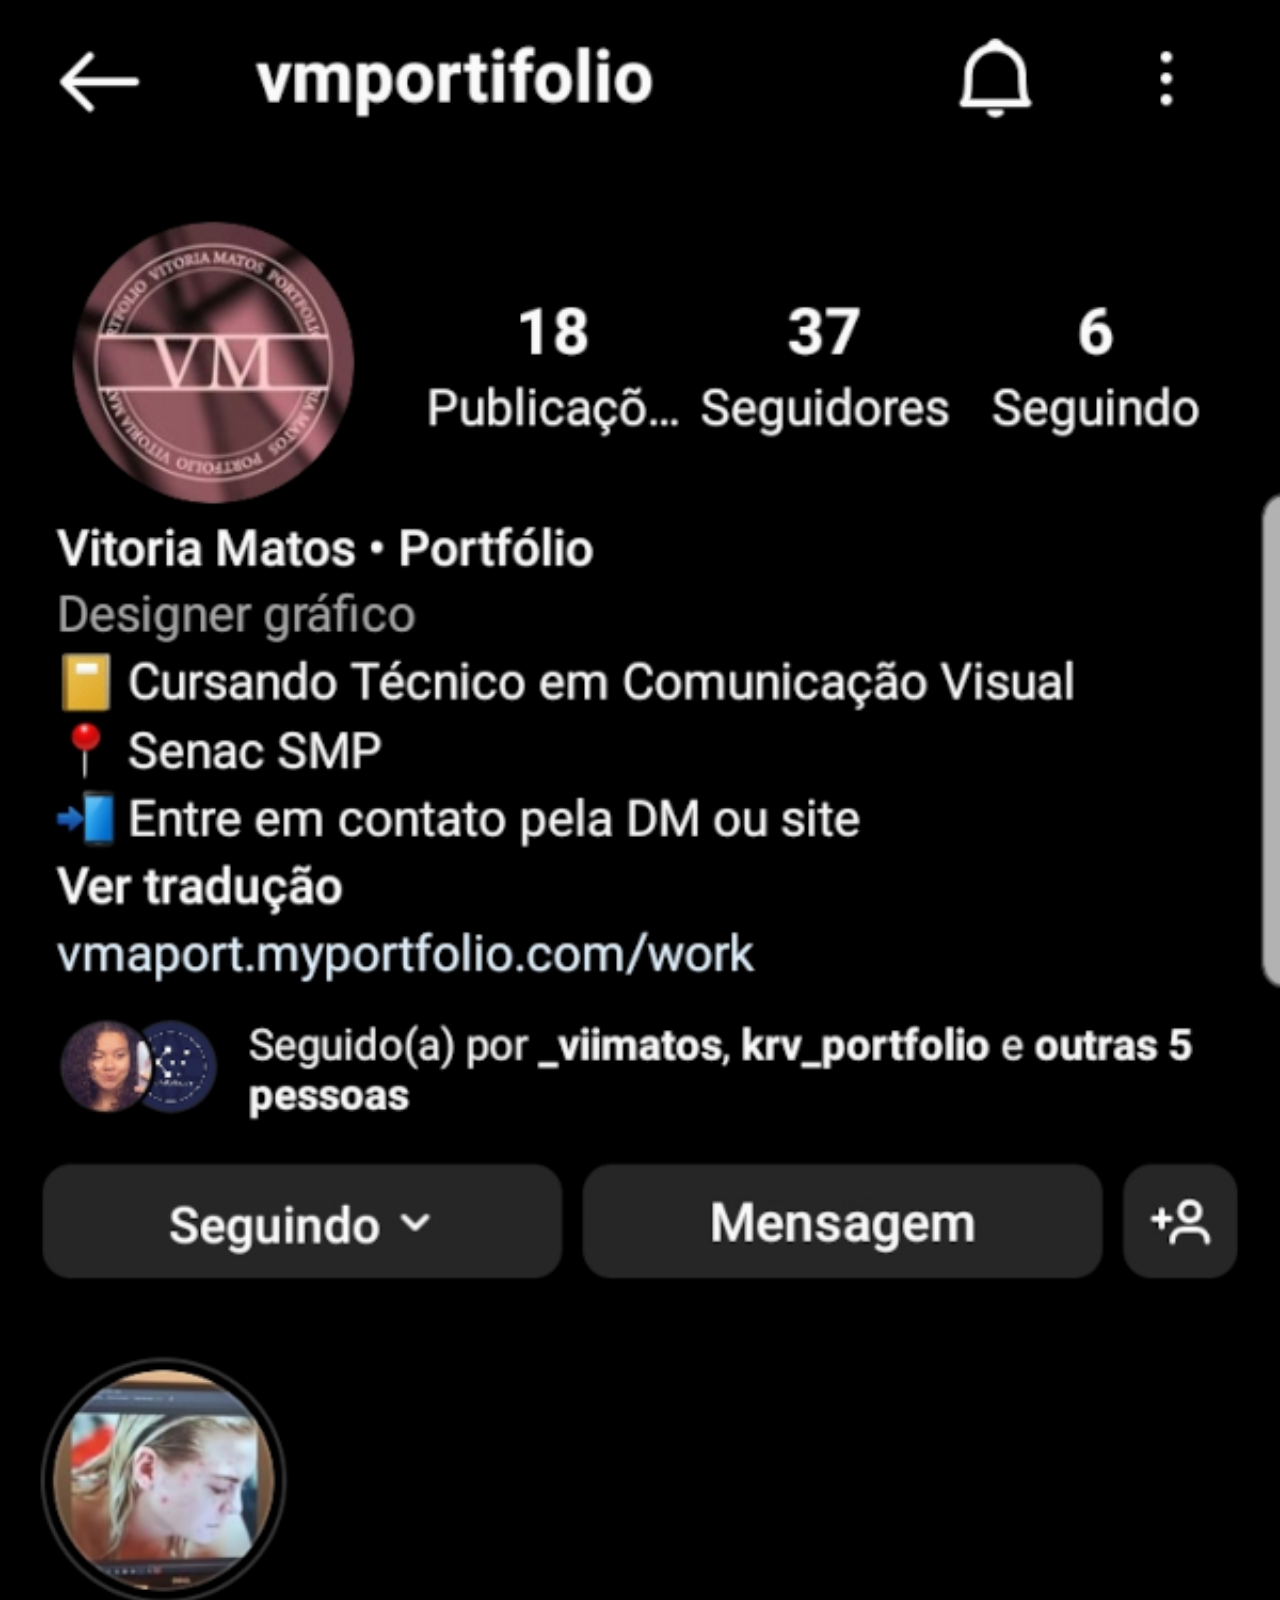
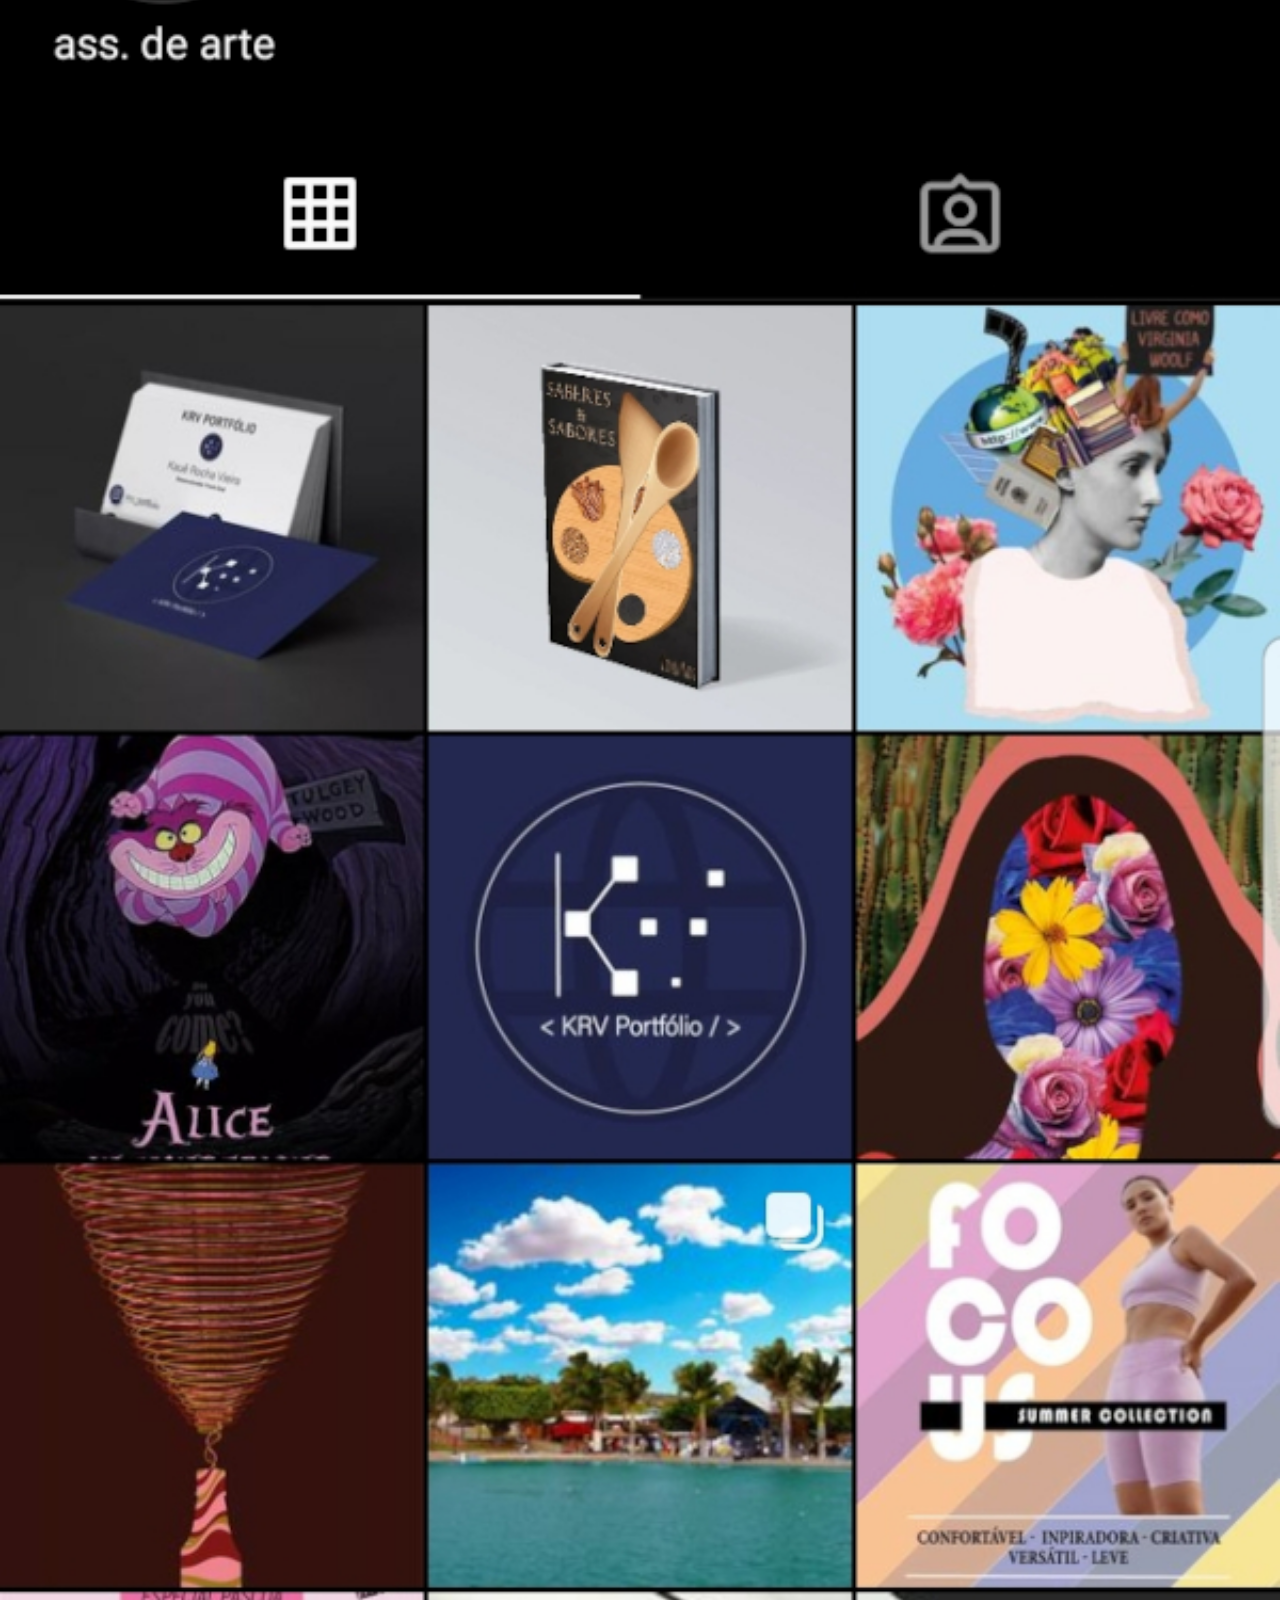
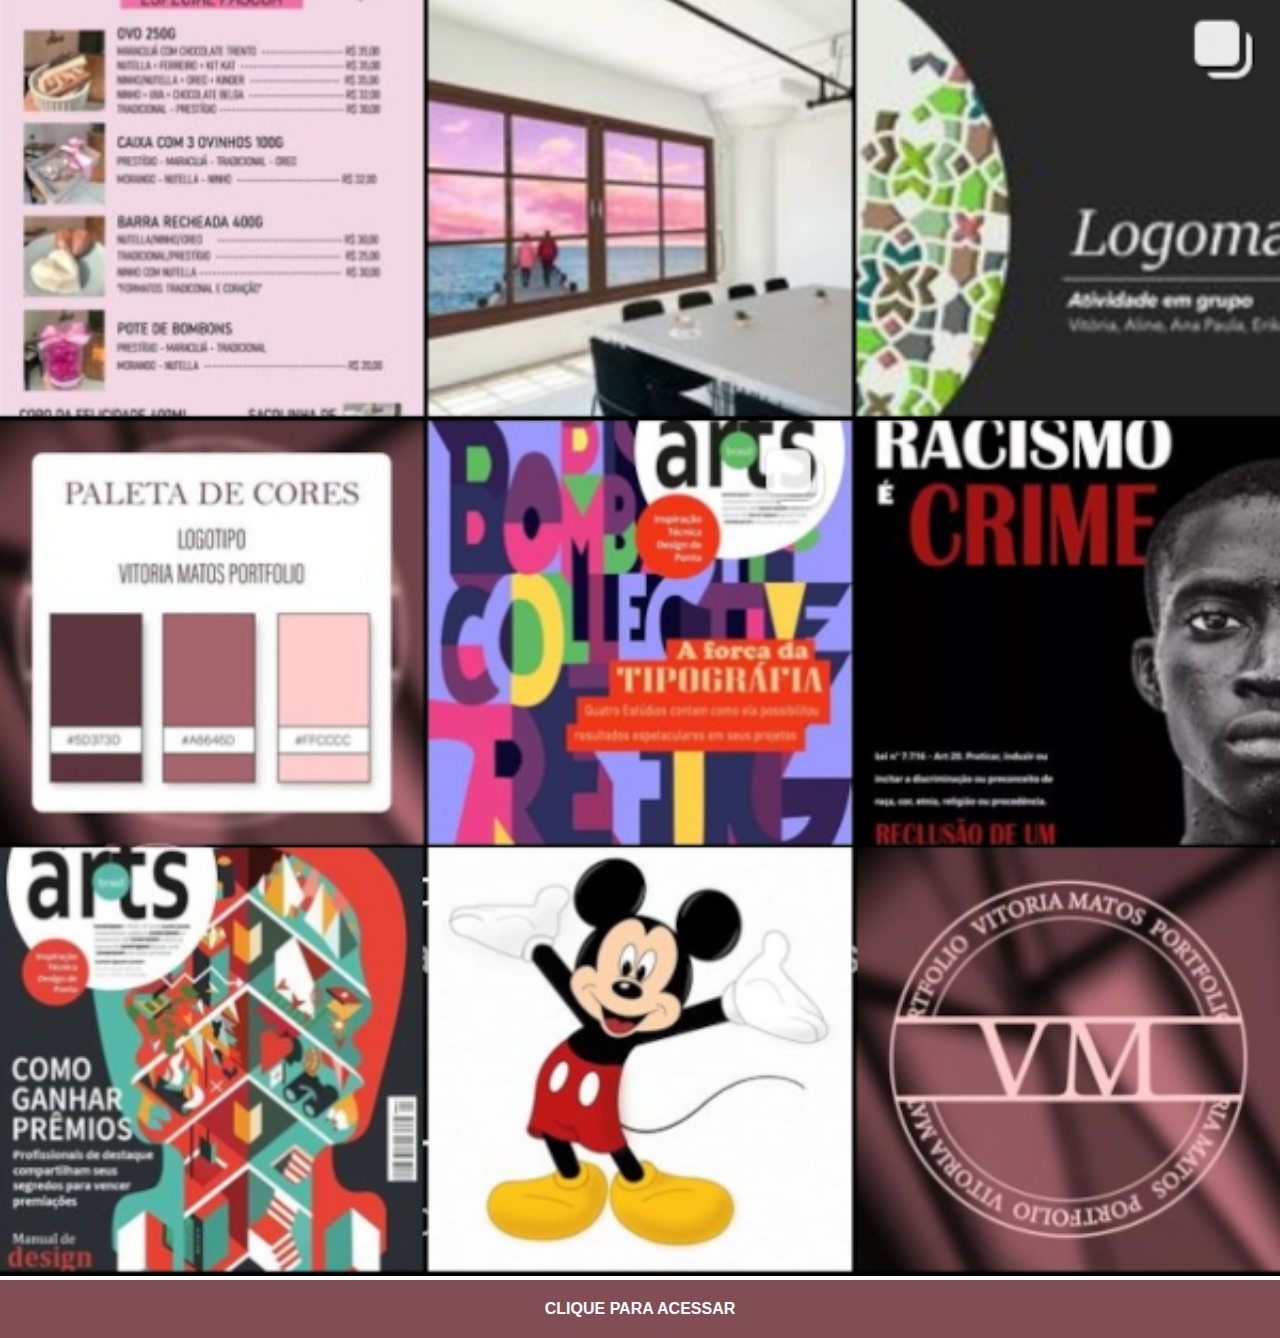
<file: work.html>
<!DOCTYPE html>
<html lang="pt-br">
  <head>
    <meta charset="UTF-8" />
    <meta http-equiv="X-UA-Compatible" content="IE=edge" />
    <meta name="viewport" content="width=device-width, initial-scale=1.0" />
    <title>WORK</title>
    <link rel="stylesheet" href="estilos/social.css" />
  </head>
  <body>
    <img src="imagens/tela-work-vi.jpg" alt="Instagram Work" />
    <a href="https://www.instagram.com/vmportifolio/" target="_blank"
      >CLIQUE PARA ACESSAR</a
    >
  </body>
</html>
</file>
<file: estilos/style.css>
@charset "UTF-8";

* {
  margin: 0;
  padding: 0;
  font-family: Arial, Helvetica, sans-serif;
}

html,
body {
  height: 100%;
  width: 100%;
  background-color: black;
}

body {
  background: url(../imagens/fundo-port.svg) no-repeat top center;
  background-size: cover;
  background-attachment: fixed;
  overflow: hidden;
}

div.wrap {
  height: 100%;
  overflow: hidden;
}

main {
  position: relative;
  height: 100vh;
}

section#telefone {
  position: absolute;
  top: 50%;
  left: 50%;
  transform: translate(-50%, -50%);

  height: 627px;
  width: 311px;
  background: url(../imagens/frame-iphone.png) no-repeat;
}

iframe#tela {
  position: relative;
  top: 80px;
  left: 22px;
  width: 267px;
  height: 471px;
}

section#redes-sociais {
  text-align: right;
}

section#redes-sociais img {
  width: 50px;
  margin: 10px;
  border-radius: 50%;
  box-shadow: 2px 2px 5px rgba(0, 0, 0, 0.4);
  box-sizing: border-box;
}

section#redes-sociais img:hover {
  border: 2px solid rgba(255, 255, 255, 0.637);
  transform: translate(-3px, -3px);
  box-shadow: 5px 5px 10px rgba(0, 0, 0, 0.623);
  transition: transform 0.3s border 0.3s;
}

@media (max-width: 600px) {
  #redes-sociais {
    display: flex;
    justify-content: center;
  }

  section#redes-sociais img {
    width: 40px;
    margin-top: 10px;
    margin-left: 5px;
    margin-right: 5px;
  }

  section#telefone {
    background: url(../imagens/frame-iphone-cel.png) no-repeat;
    height: 527px;
    width: 261px;
  }

  iframe#tela {
    top: 67px;
    left: 18px;
    width: 225px;
    height: 396px;
  }
}
</file>
<file: estilos/social.css>
@charset "UTF-8";

* {
  margin: 0;
  padding: 0;
  font-family: Arial, Helvetica, sans-serif;
}

::-webkit-scrollbar {
  width: 0px;
  height: 0px;
}

img {
  width: 100vw;
}

a {
  display: block;
  background-color: #814e55;
  color: white;
  padding: 20px;
  text-align: center;
  font-weight: bolder;
  text-decoration: none;
}

a:hover {
  background-color: #5a353a;
}
</file>
<file: estilos/home.css>
* {
  margin: 0;
  padding: 0;
}

body {
  width: 100vw;
  height: 100vh;
  background: black url(../imagens/tela-home-vi.png) no-repeat;
  background-size: cover;
}
</file>
